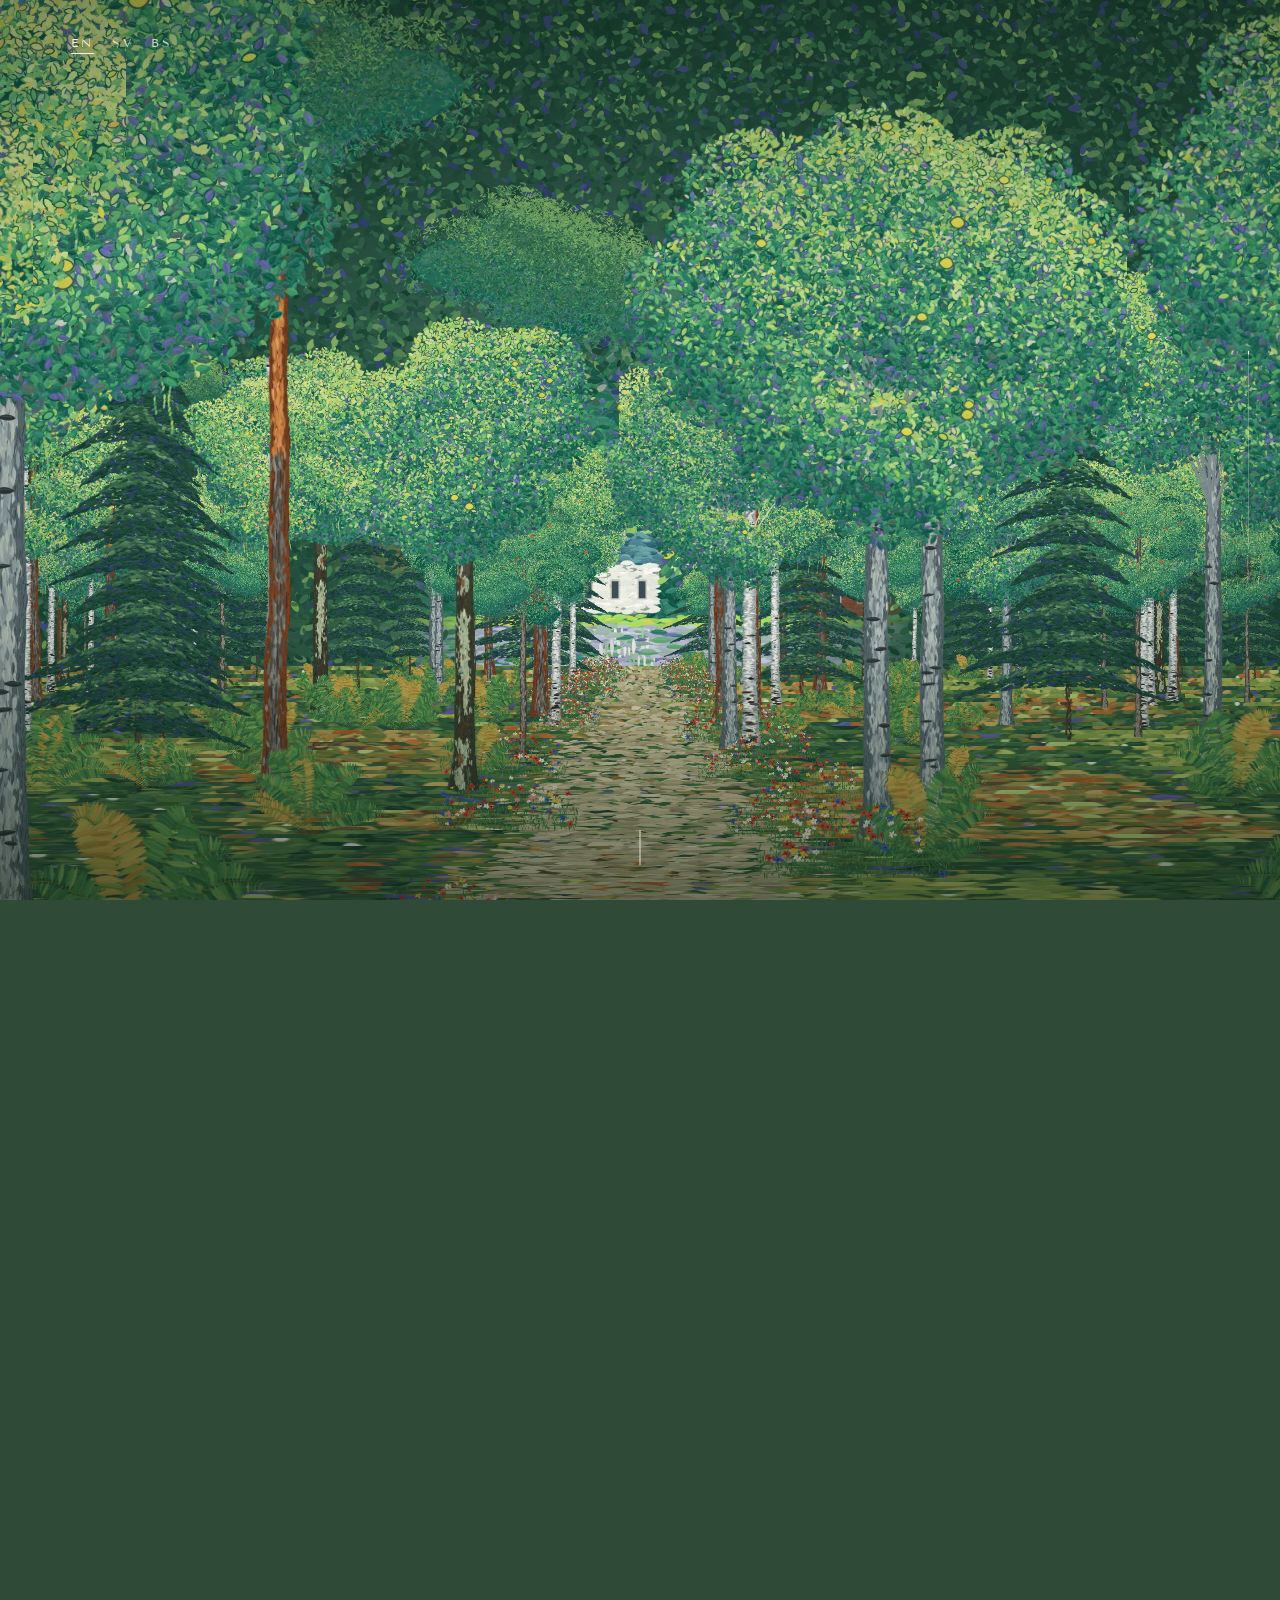
<file: index.html>
<!doctype html>
<html lang="en">
<head>
  <meta charset="utf-8">
  <meta name="viewport" content="width=device-width, initial-scale=1, viewport-fit=cover">
  <title>Save the date · Alma &amp; Sanjin</title>
  <meta name="description" content="Alma &amp; Sanjin are getting married — Friday 27 August 2027, Järvsö, Hälsingland.">
  <meta name="theme-color" content="#f6f7f3">
  <meta property="og:title" content="Save the date · Alma &amp; Sanjin">
  <meta property="og:description" content="Friday 27 August 2027 · Järvsö, Hälsingland">
  <meta property="og:image" content="assets/img/og-klimt.jpg">
  <meta property="og:type" content="website">
  <link rel="icon" href="favicon.svg" type="image/svg+xml">
  <link rel="preload" href="assets/fonts/tenor-sans-latin-400-normal.woff2" as="font" type="font/woff2" crossorigin>
  <link rel="stylesheet" href="assets/css/klimt.css?v=202610311550">
  <script>document.documentElement.classList.add("js")</script>
</head>
<body data-page="std">
  <a class="skip" href="#main" data-i18n="skip">Skip to content</a>
  <main id="main">
    <section class="journey" data-journey aria-labelledby="names">
      <div class="journey-stage">
        <div class="journey-veil" aria-hidden="true"></div>
        <canvas class="journey-canvas" role="img" aria-label="A walk through a birch forest painted in small dabs of colour, after Klimt, opening onto Järvsö dal." data-i18n-attr="aria-label: k.journey"></canvas>
        <div class="journey-shade" aria-hidden="true"></div>
        <header class="top">
          <div class="lang" role="group" aria-label="Language" data-i18n-attr="aria-label: lang.label">
            <button type="button" data-lang="en" aria-pressed="true" lang="en">EN</button>
            <button type="button" data-lang="sv" aria-pressed="false" lang="sv">SV</button>
            <button type="button" data-lang="bs" aria-pressed="false" lang="bs">BS</button>
          </div>
        </header>
        <div class="journey-final label">
            <h1 id="names" class="names"><span>Alma</span> <span><span class="amp">&amp;</span> Sanjin</span></h1>
            <p class="subtitle" data-i18n="std.lede">are getting married</p>
            <p class="year" data-i18n-attr="aria-label: date.long" aria-label="Friday 27 August 2027">27 · 08 · 2027</p>
            <p class="std-save" data-i18n="std.save">Please save the date — the invitation will follow.</p>
            <p class="place" data-i18n="std.weekday">Friday · Järvsö, Hälsingland</p>
            <p class="links">
              <a href="assets/sanjin-alma-2027-08-27.ics" download data-i18n="cta.calendar">Add to calendar</a>
              <a href="wedding.html" data-keep-lang data-i18n="cta.wedding">The wedding page</a>
            </p>
        </div>
        <div class="journey-rail" aria-hidden="true"><span></span></div>
        <p class="journey-cue" aria-hidden="true"></p>
      </div>
    </section>
  </main>
  <script src="assets/js/i18n.js?v=202610311550"></script>
  <script>window.WEDDING.rsvpEndpoint = "/api/rsvp";</script>
  <script src="assets/js/site.js?v=202610311550"></script>
  <script src="assets/js/klimt.js?v=202610311550"></script>
  <script src="assets/klimt/assets.js?v=202610311550"></script>
  <script src="assets/js/journey.js?v=202610311550"></script>
</body>
</html>
</file>
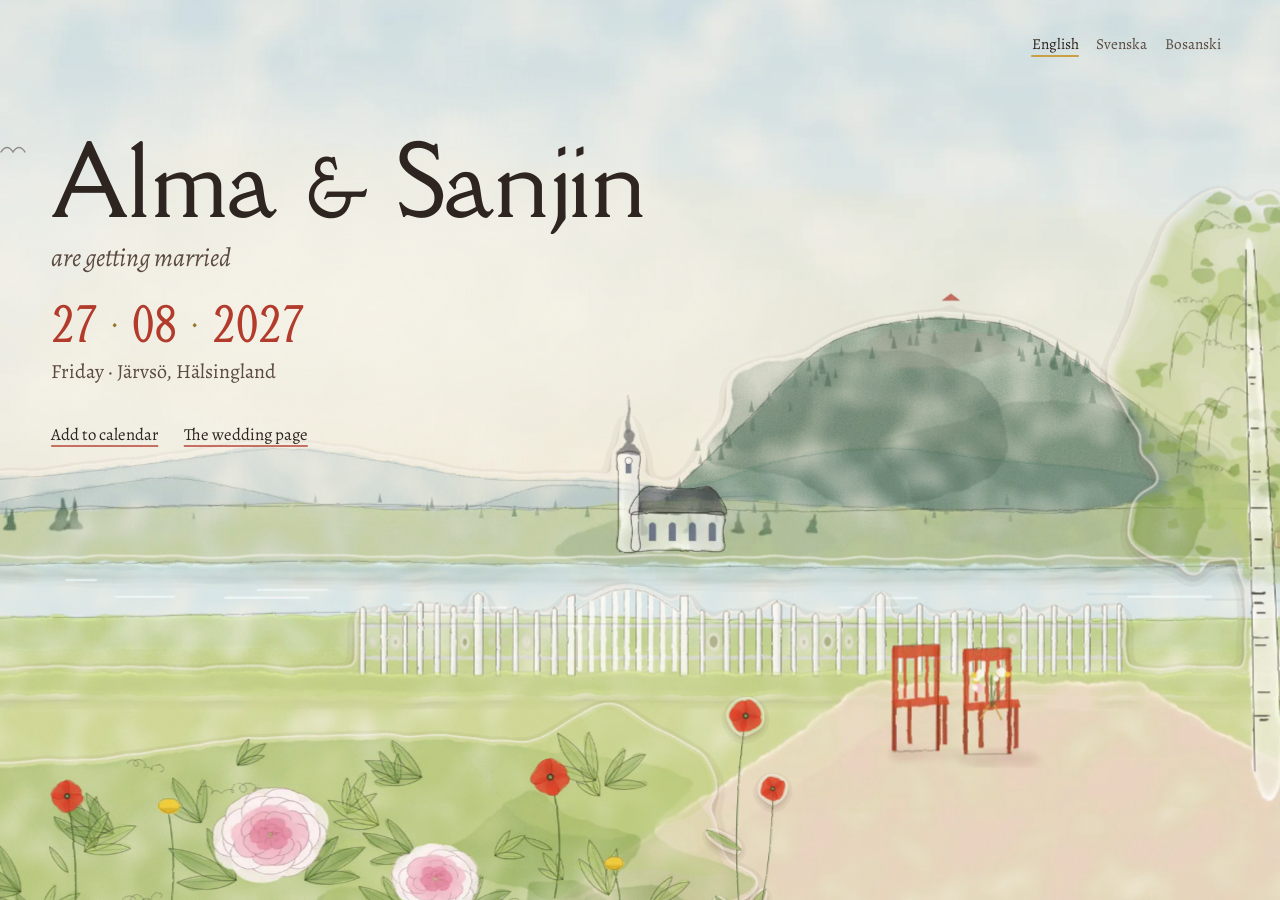
<file: larsson/index.html>
<!doctype html>
<html lang="en">
<head>
  <meta charset="utf-8">
  <meta name="viewport" content="width=device-width, initial-scale=1, viewport-fit=cover">
  <title>Save the date · Alma &amp; Sanjin</title>
  <meta name="description" content="Alma &amp; Sanjin are getting married — Friday 27 August 2027, Järvsö, Hälsingland.">
  <meta name="theme-color" content="#dfe7e6">
  <meta property="og:title" content="Save the date · Alma &amp; Sanjin">
  <meta property="og:description" content="Friday 27 August 2027 · Järvsö, Hälsingland">
  <meta property="og:image" content="../assets/img/og.jpg">
  <meta property="og:type" content="website">
  <link rel="icon" href="../favicon.svg" type="image/svg+xml">
  <link rel="preload" href="../assets/fonts/della-respira-latin-400-normal.woff2" as="font" type="font/woff2" crossorigin>
  <link rel="stylesheet" href="../assets/css/site.css?v=202610311421">
  <script>document.documentElement.classList.add("js")</script>
</head>
<body data-page="std">
  <a class="skip" href="#main" data-i18n="skip">Skip to content</a>

  <main id="main" class="stage" data-stage>
    <div class="scene" role="img" aria-label="A watercolour of a garden in Järvsö in late summer." data-i18n-attr="aria-label: scene.alt"></div>
    <div class="birds" aria-hidden="true">
      <svg class="bird" style="top:16%;--dur:80s;--delay:-12s" viewBox="0 0 26 12"><path d="M1 8C5 2 9 2 13 8C17 2 21 2 25 8" fill="none" stroke="currentColor" stroke-width="1.4" stroke-linecap="round"/></svg>
                </div>
    <header class="stage-top">
      <div class="lang" role="group" aria-label="Language" data-i18n-attr="aria-label: lang.label">
        <button type="button" data-lang="en" aria-pressed="true" lang="en">English</button>
        <button type="button" data-lang="sv" aria-pressed="false" lang="sv">Svenska</button>
        <button type="button" data-lang="bs" aria-pressed="false" lang="bs">Bosanski</button>
      </div>
    </header>

    <div class="stage-copy">
      <h1 class="names settle">Alma <span class="amp">&amp;</span> Sanjin</h1>
      <p class="lede settle" data-i18n="std.lede">are getting married</p>
      <p class="date-letter settle" data-i18n-attr="aria-label: date.long" aria-label="Friday 27 August 2027">
        <span>27</span><span class="dot" aria-hidden="true">·</span><span>08</span><span class="dot" aria-hidden="true">·</span><span>2027</span>
      </p>
      <p class="date-words settle" data-i18n="std.weekday">Friday · Järvsö, Hälsingland</p>
      <p class="quiet-links settle">
        <a href="../assets/sanjin-alma-2027-08-27.ics" download data-i18n="cta.calendar">Add to calendar</a>
        <a href="wedding.html" data-keep-lang data-i18n="cta.wedding">The wedding page</a>
      </p>
    </div>
  </main>

  <script src="../assets/js/i18n.js?v=202610311421"></script>
  <script src="../assets/js/scene-data.js?v=202610311421"></script>
  <script src="../assets/js/site.js?v=202610311421"></script>
  <script src="../assets/js/scene.js?v=202610311421"></script>
</body>
</html>
</file>
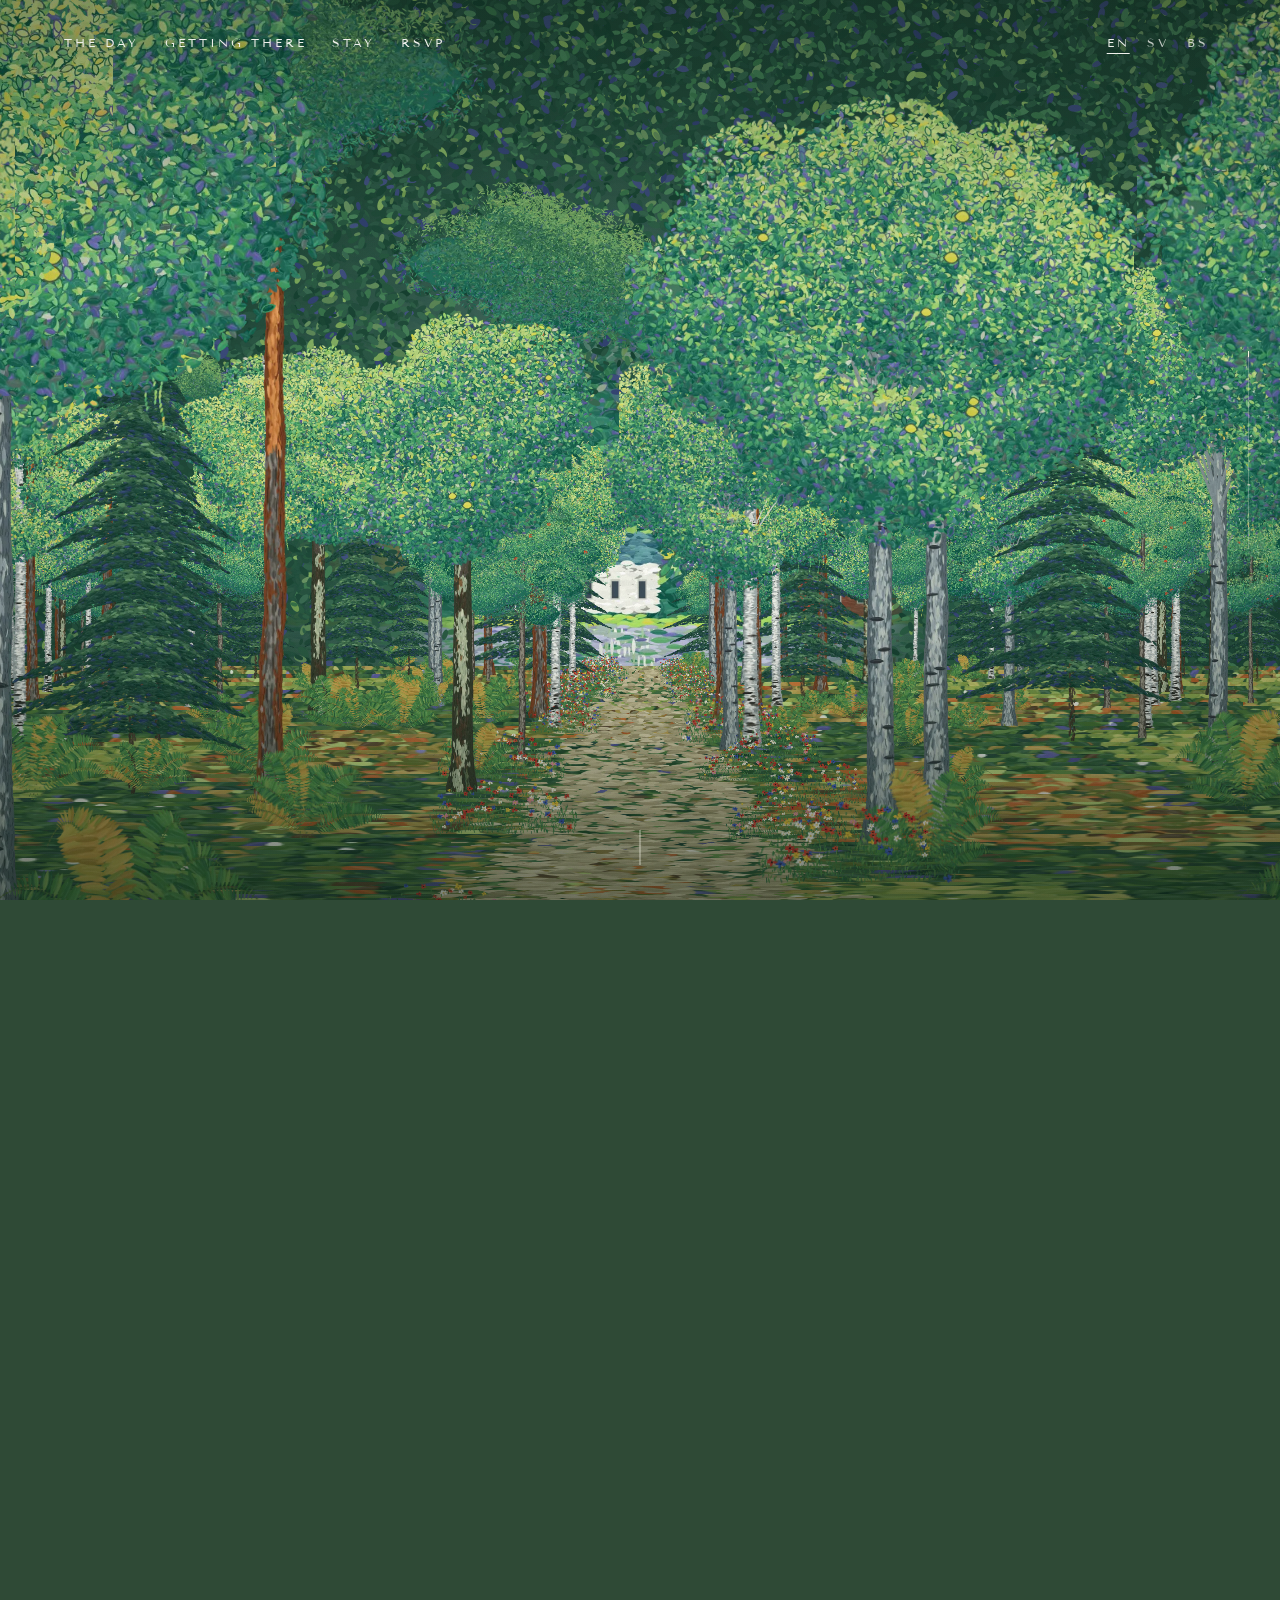
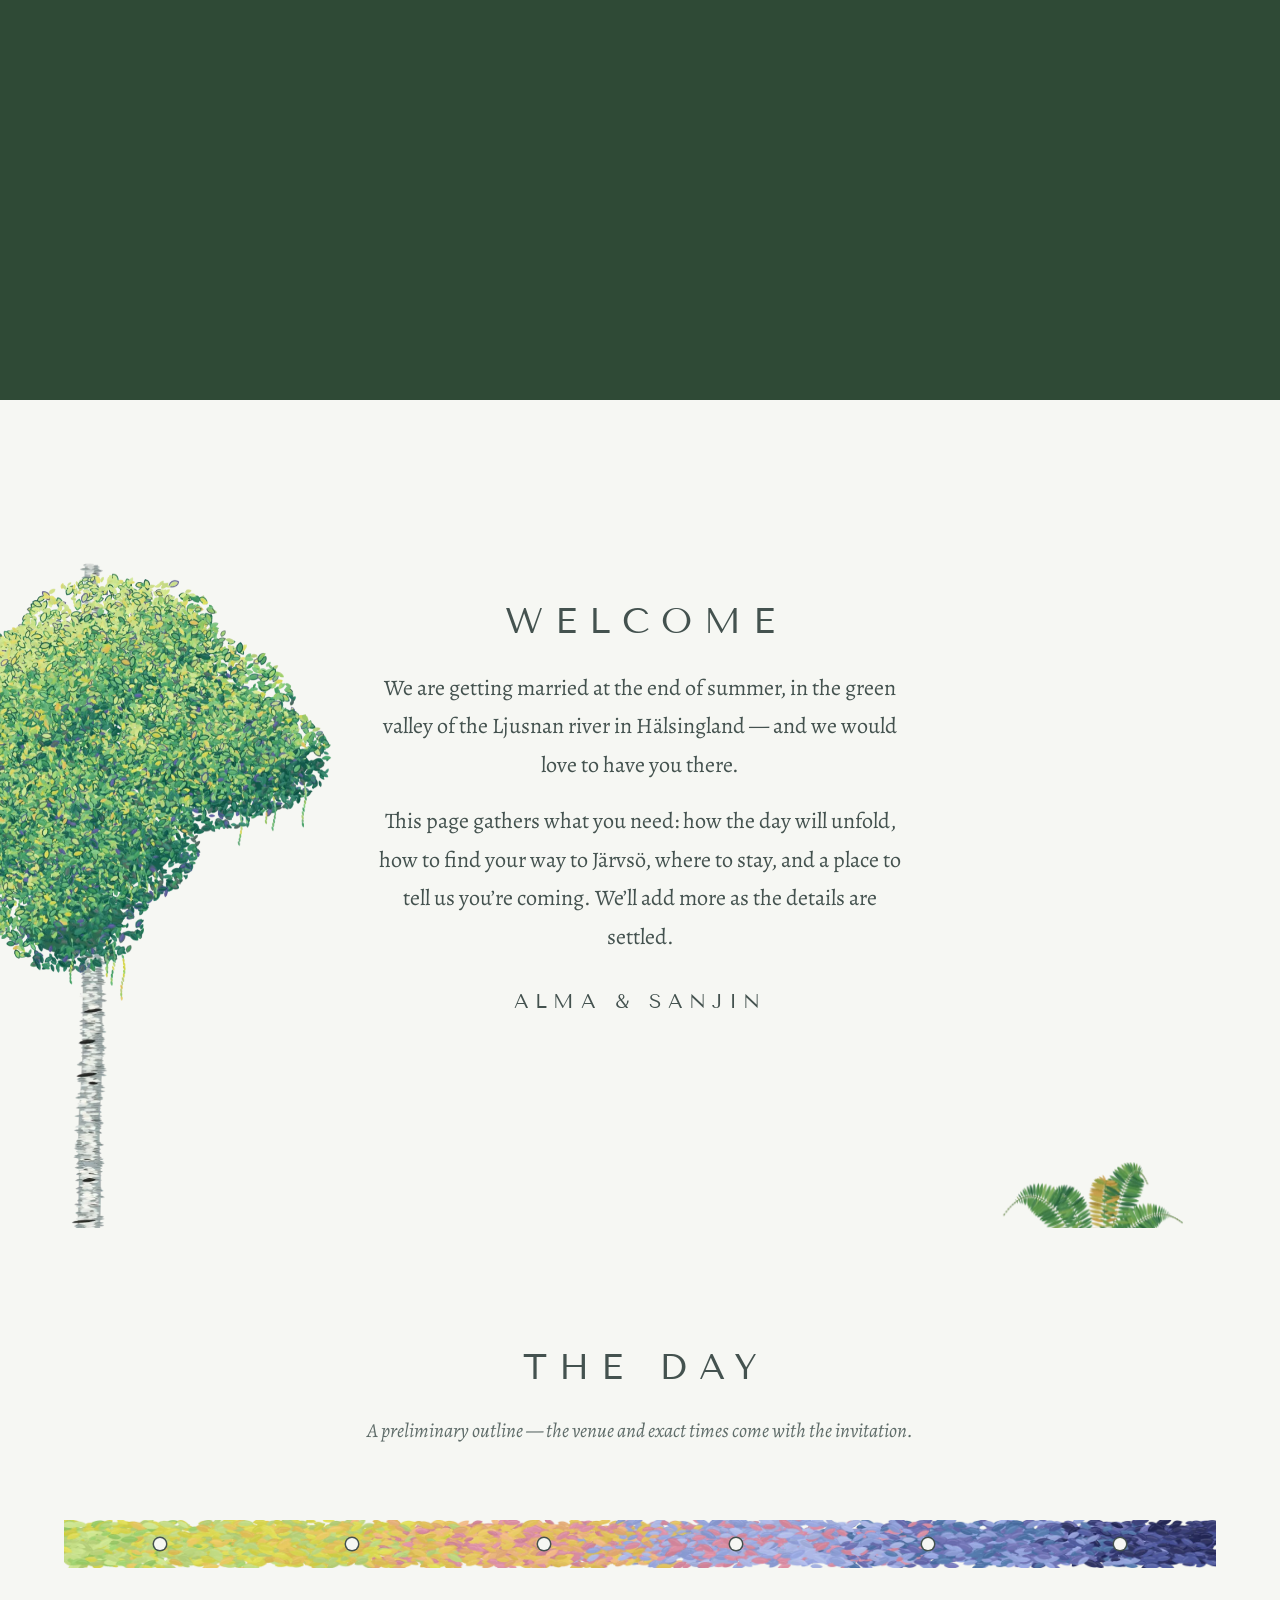
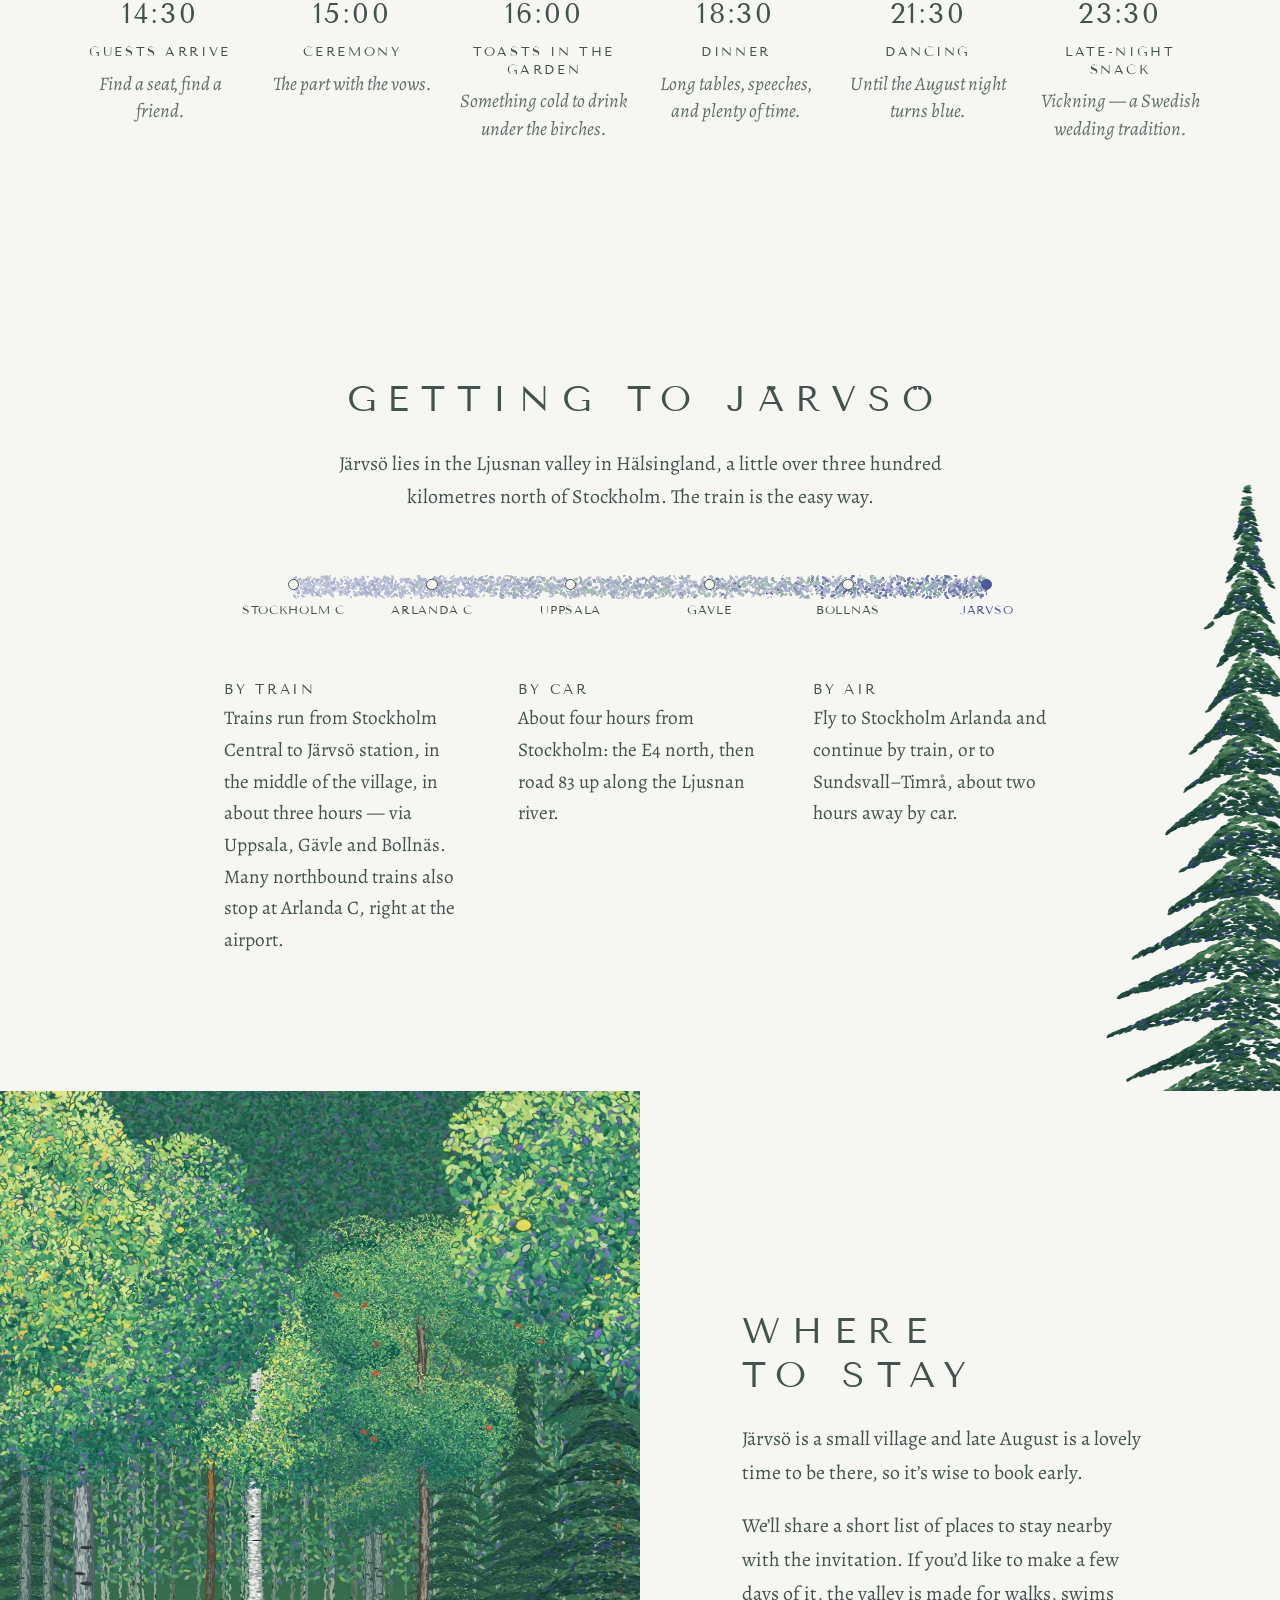
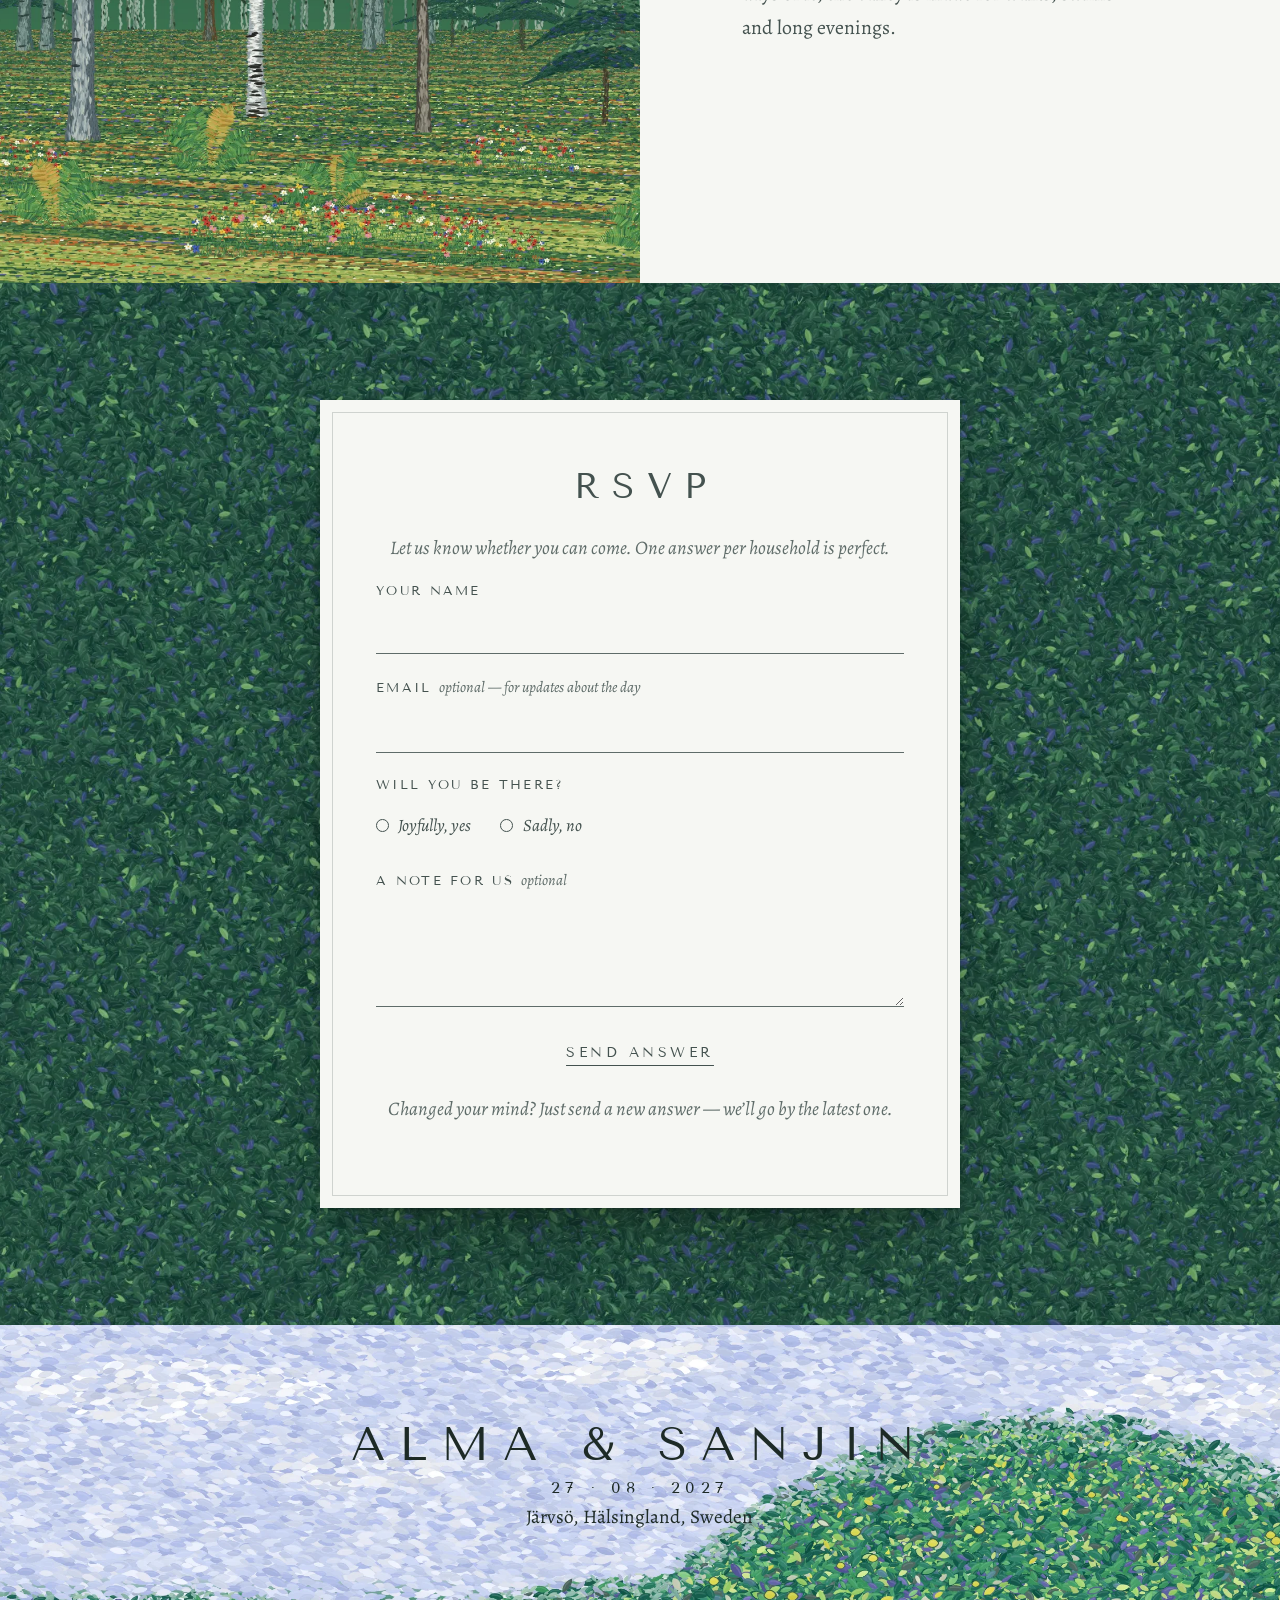
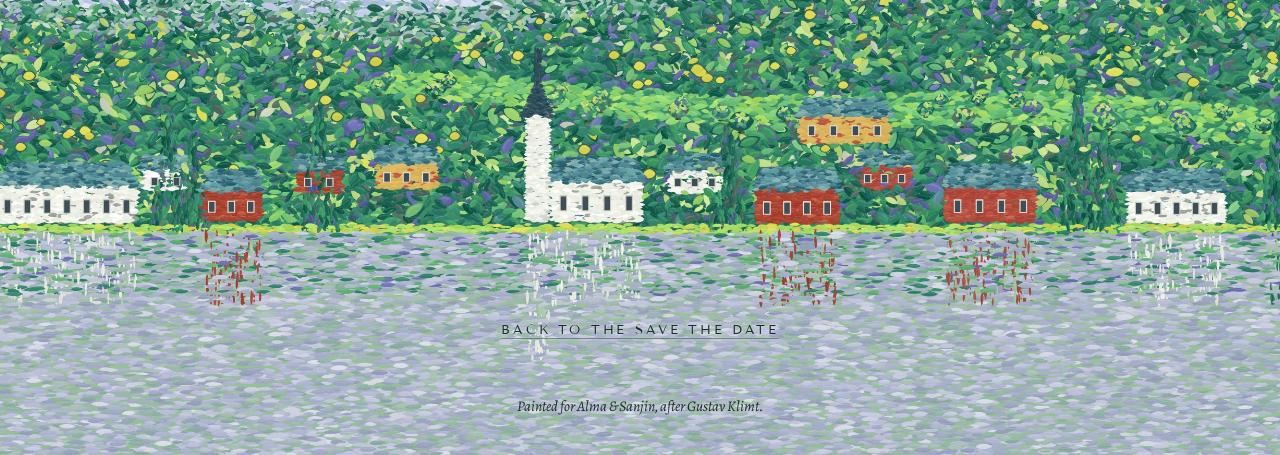
<file: wedding.html>
<!doctype html>
<html lang="en">
<head>
  <meta charset="utf-8">
  <meta name="viewport" content="width=device-width, initial-scale=1, viewport-fit=cover">
  <title>Alma &amp; Sanjin · 27 August 2027 · Järvsö</title>
  <meta name="description" content="The wedding of Alma &amp; Sanjin — Friday 27 August 2027 in Järvsö, Hälsingland.">
  <meta name="theme-color" content="#f6f7f3">
  <meta property="og:title" content="Alma &amp; Sanjin · 27 August 2027 · Järvsö">
  <meta property="og:description" content="Friday 27 August 2027 · Järvsö, Hälsingland">
  <meta property="og:image" content="assets/img/og-klimt.jpg">
  <meta property="og:type" content="website">
  <link rel="icon" href="favicon.svg" type="image/svg+xml">
  <link rel="preload" href="assets/fonts/tenor-sans-latin-400-normal.woff2" as="font" type="font/woff2" crossorigin>
  <link rel="stylesheet" href="assets/css/klimt.css?v=202610311550">
  <script>document.documentElement.classList.add("js")</script>
</head>
<body data-page="wed">
  <a class="skip" href="#main" data-i18n="skip">Skip to content</a>
  <main id="main">
    <section class="journey" data-journey aria-labelledby="names">
      <div class="journey-stage">
        <div class="journey-veil" aria-hidden="true"></div>
        <canvas class="journey-canvas" role="img" aria-label="A walk through a birch forest painted in small dabs of colour, after Klimt, opening onto Järvsö dal." data-i18n-attr="aria-label: k.journey"></canvas>
        <div class="journey-shade" aria-hidden="true"></div>
        <header class="top">
          <nav class="top-start" aria-label="Sections" data-i18n-attr="aria-label: nav.label">
            <a href="#day" data-i18n="nav.day">The day</a>
            <a href="#travel" data-i18n="nav.travel">Getting there</a>
            <a href="#stay" data-i18n="nav.stay">Stay</a>
            <a href="#rsvp" data-i18n="nav.rsvp">RSVP</a>
          </nav>
          <div class="lang" role="group" aria-label="Language" data-i18n-attr="aria-label: lang.label">
            <button type="button" data-lang="en" aria-pressed="true" lang="en">EN</button>
            <button type="button" data-lang="sv" aria-pressed="false" lang="sv">SV</button>
            <button type="button" data-lang="bs" aria-pressed="false" lang="bs">BS</button>
          </div>
        </header>
        <div class="journey-final label">
            <h1 id="names" class="names"><span>Alma</span> <span><span class="amp">&amp;</span> Sanjin</span></h1>
            <p class="subtitle" data-i18n="k.year">Friday 27 August 2027</p>
            <p class="place">Järvsö · Hälsingland</p>
        </div>
        <div class="journey-rail" aria-hidden="true"><span></span></div>
        <p class="journey-cue" aria-hidden="true"></p>
      </div>
    </section>


    <section class="w-welcome" id="welcome" aria-labelledby="welcome-title">
      <img class="w-cut w-cut-birch" data-drift="0.1" src="assets/klimt/cut-birch.webp?v=202610311550" width="890" height="1546" alt="" loading="lazy" decoding="async">
      <div class="w-letter reveal">
        <h2 id="welcome-title" class="w-h" data-i18n="welcome.title">Welcome</h2>
        <p data-i18n="welcome.p1">We are getting married at the end of summer, in the green valley of the Ljusnan river in Hälsingland — and we would love to have you there.</p>
        <p data-i18n="welcome.p2">This page gathers what you need: how the day will unfold, how to find your way to Järvsö, where to stay, and a place to tell us you’re coming. We’ll add more as the details are settled.</p>
        <p class="w-sign">Alma &amp; Sanjin</p>
      </div>
      <img class="w-cut w-cut-fern" data-drift="0.05" src="assets/klimt/cut-fern.webp?v=202610311550" width="660" height="430" alt="" loading="lazy" decoding="async">
    </section>

    <section class="w-day" id="day" aria-labelledby="day-title">
      <div class="w-head reveal">
        <h2 id="day-title" class="w-h" data-i18n="day.title">The day</h2>
        <p class="note" data-i18n="day.note">A preliminary outline — the venue and exact times come with the invitation.</p>
      </div>
      <ol class="day-track reveal">
            <li><time>14:30</time><div><strong data-i18n="day.1.t">Guests arrive</strong><span data-i18n="day.1.d">Find a seat, find a friend.</span></div></li>
            <li><time>15:00</time><div><strong data-i18n="day.2.t">Ceremony</strong><span data-i18n="day.2.d">The part with the vows.</span></div></li>
            <li><time>16:00</time><div><strong data-i18n="day.3.t">Toasts in the garden</strong><span data-i18n="day.3.d">Something cold to drink under the birches.</span></div></li>
            <li><time>18:30</time><div><strong data-i18n="day.4.t">Dinner</strong><span data-i18n="day.4.d">Long tables, speeches, and plenty of time.</span></div></li>
            <li><time>21:30</time><div><strong data-i18n="day.5.t">Dancing</strong><span data-i18n="day.5.d">Until the August night turns blue.</span></div></li>
            <li><time>23:30</time><div><strong data-i18n="day.6.t">Late-night snack</strong><span data-i18n="day.6.d">Vickning — a Swedish wedding tradition.</span></div></li>
          </ol>
    </section>

    <section class="w-travel" id="travel" aria-labelledby="travel-title">
      <img class="w-cut w-cut-spruce" data-drift="0.16" src="assets/klimt/cut-spruce.webp?v=202610311550" width="624" height="1410" alt="" loading="lazy" decoding="async">
      <div class="w-head reveal">
        <h2 id="travel-title" class="w-h" data-i18n="travel.title">Getting to Järvsö</h2>
        <p data-i18n="travel.intro">Järvsö lies in the Ljusnan valley in Hälsingland, a little over three hundred kilometres north of Stockholm. The train is the easy way.</p>
      </div>
      <div class="w-travel-body reveal">
        <ol class="route route-river" aria-label="The railway north from Stockholm" data-i18n-attr="aria-label: travel.line">
          <li>Stockholm C</li><li>Arlanda C</li><li>Uppsala</li><li>Gävle</li><li>Bollnäs</li><li>Järvsö</li>
        </ol>
        <div class="ways">
          <div><h3 data-i18n="travel.train.t">By train</h3><p data-i18n="travel.train.d">Trains run from Stockholm Central to Järvsö station, in the middle of the village, in about three hours — via Uppsala, Gävle and Bollnäs. Many northbound trains also stop at Arlanda C, right at the airport.</p></div>
          <div><h3 data-i18n="travel.car.t">By car</h3><p data-i18n="travel.car.d">About four hours from Stockholm: the E4 north, then road 83 up along the Ljusnan river.</p></div>
          <div><h3 data-i18n="travel.air.t">By air</h3><p data-i18n="travel.air.d">Fly to Stockholm Arlanda and continue by train, or to Sundsvall–Timrå, about two hours away by car.</p></div>
        </div>
      </div>
    </section>

    <section class="w-stay" id="stay" aria-labelledby="stay-title">
      <img class="w-stay-img" src="assets/klimt/glade.webp?v=202610311550" width="1200" height="1200" loading="lazy" decoding="async" alt="A glade in a Hälsingland wood, after Klimt." data-i18n-attr="alt: k.orchard">
      <div class="w-stay-text reveal">
        <h2 id="stay-title" class="w-h" data-i18n="stay.title">Where to stay</h2>
        <p data-i18n="stay.p1">Järvsö is a small village and late August is a lovely time to be there, so it’s wise to book early.</p>
        <p data-i18n="stay.p2">We’ll share a short list of places to stay nearby with the invitation. If you’d like to make a few days of it, the valley is made for walks, swims and long evenings.</p>
      </div>
    </section>

    <section class="w-rsvp" id="rsvp" aria-labelledby="rsvp-title">
      <div class="w-card reveal">
        <h2 id="rsvp-title" class="w-h" data-i18n="rsvp.title">RSVP</h2>
        <p class="note" data-i18n="rsvp.intro">Let us know whether you can come. One answer per household is perfect.</p>
        <div id="rsvp-pane">
          <form id="rsvp-form" novalidate>
            <div class="field">
              <label for="f-name" data-i18n="f.name">Your name</label>
              <input id="f-name" name="name" type="text" autocomplete="name" maxlength="120" required aria-describedby="e-name">
              <p class="error" id="e-name" aria-live="polite"></p>
            </div>
            <div class="field">
              <label for="f-email"><span data-i18n="f.email">Email</span> <span class="hint" data-i18n="f.email.hint">optional — for updates about the day</span></label>
              <input id="f-email" name="email" type="email" autocomplete="email" inputmode="email" maxlength="200" aria-describedby="e-email">
              <p class="error" id="e-email" aria-live="polite"></p>
            </div>

            <fieldset aria-describedby="e-attending">
              <legend data-i18n="f.attending">Will you be there?</legend>
              <div class="choices">
                <label class="choice"><input type="radio" name="attending" value="yes"><span data-i18n="f.yes">Joyfully, yes</span></label>
                <label class="choice"><input type="radio" name="attending" value="no"><span data-i18n="f.no">Sadly, no</span></label>
              </div>
              <p class="error" id="e-attending" aria-live="polite"></p>
            </fieldset>

            <div class="if-attending" hidden>
              <div class="field-row">
                <div class="field">
                  <label for="f-party" data-i18n="f.party">How many of you, including you?</label>
                  <select id="f-party" name="party_size">
                    <option>1</option><option>2</option><option>3</option><option>4</option><option>5</option><option>6</option>
                  </select>
                </div>
                <div class="field">
                  <label for="f-guests" data-i18n="f.guests">Names of those coming with you</label>
                  <input id="f-guests" name="guest_names" type="text" maxlength="500">
                </div>
              </div>
              <div class="field">
                <label for="f-diet" data-i18n="f.diet">Allergies or dietary needs</label>
                <input id="f-diet" name="dietary" type="text" maxlength="500">
              </div>
            </div>

            <div class="field">
              <label for="f-message"><span data-i18n="f.message">A note for us</span> <span class="hint" data-i18n="f.optional">optional</span></label>
              <textarea id="f-message" name="message" maxlength="2000" rows="3"></textarea>
            </div>

            <div class="hp" aria-hidden="true">
              <label for="f-website">Website</label>
              <input id="f-website" name="website" type="text" tabindex="-1" autocomplete="off">
            </div>

            <div class="form-foot">
              <button class="send" type="submit"><span data-i18n="f.submit">Send answer</span></button>
            </div>
            <p class="form-status" role="status" aria-live="polite"></p>
          </form>
        </div>
        <p class="note" data-i18n="rsvp.change">Changed your mind? Just send a new answer — we’ll go by the latest one.</p>
      </div>
    </section>
  </main>

  <footer class="w-close">
    <div class="w-close-words reveal">
      <p class="names"><span>Alma</span> <span><span class="amp">&amp;</span> Sanjin</span></p>
      <p class="w-close-date" data-i18n-attr="aria-label: date.long" aria-label="Friday 27 August 2027">27 · 08 · 2027</p>
      <p data-i18n="place">Järvsö, Hälsingland, Sweden</p>
    </div>
    <div class="w-close-foot">
      <p class="w-close-back"><a href="index.html" data-keep-lang data-i18n="close.back">Back to the Save the Date</a></p>
      <p class="credits" data-i18n="k.credits">Painted for Alma &amp; Sanjin, after Gustav Klimt.</p>
    </div>
  </footer>

  <script src="assets/js/i18n.js?v=202610311550"></script>
  <script>window.WEDDING.rsvpEndpoint = "/api/rsvp";</script>
  <script src="assets/js/site.js?v=202610311550"></script>
  <script src="assets/js/klimt.js?v=202610311550"></script>
  <script src="assets/klimt/assets.js?v=202610311550"></script>
  <script src="assets/js/journey.js?v=202610311550"></script>
  <script src="assets/js/rsvp.js?v=202610311550"></script>
</body>
</html>
</file>
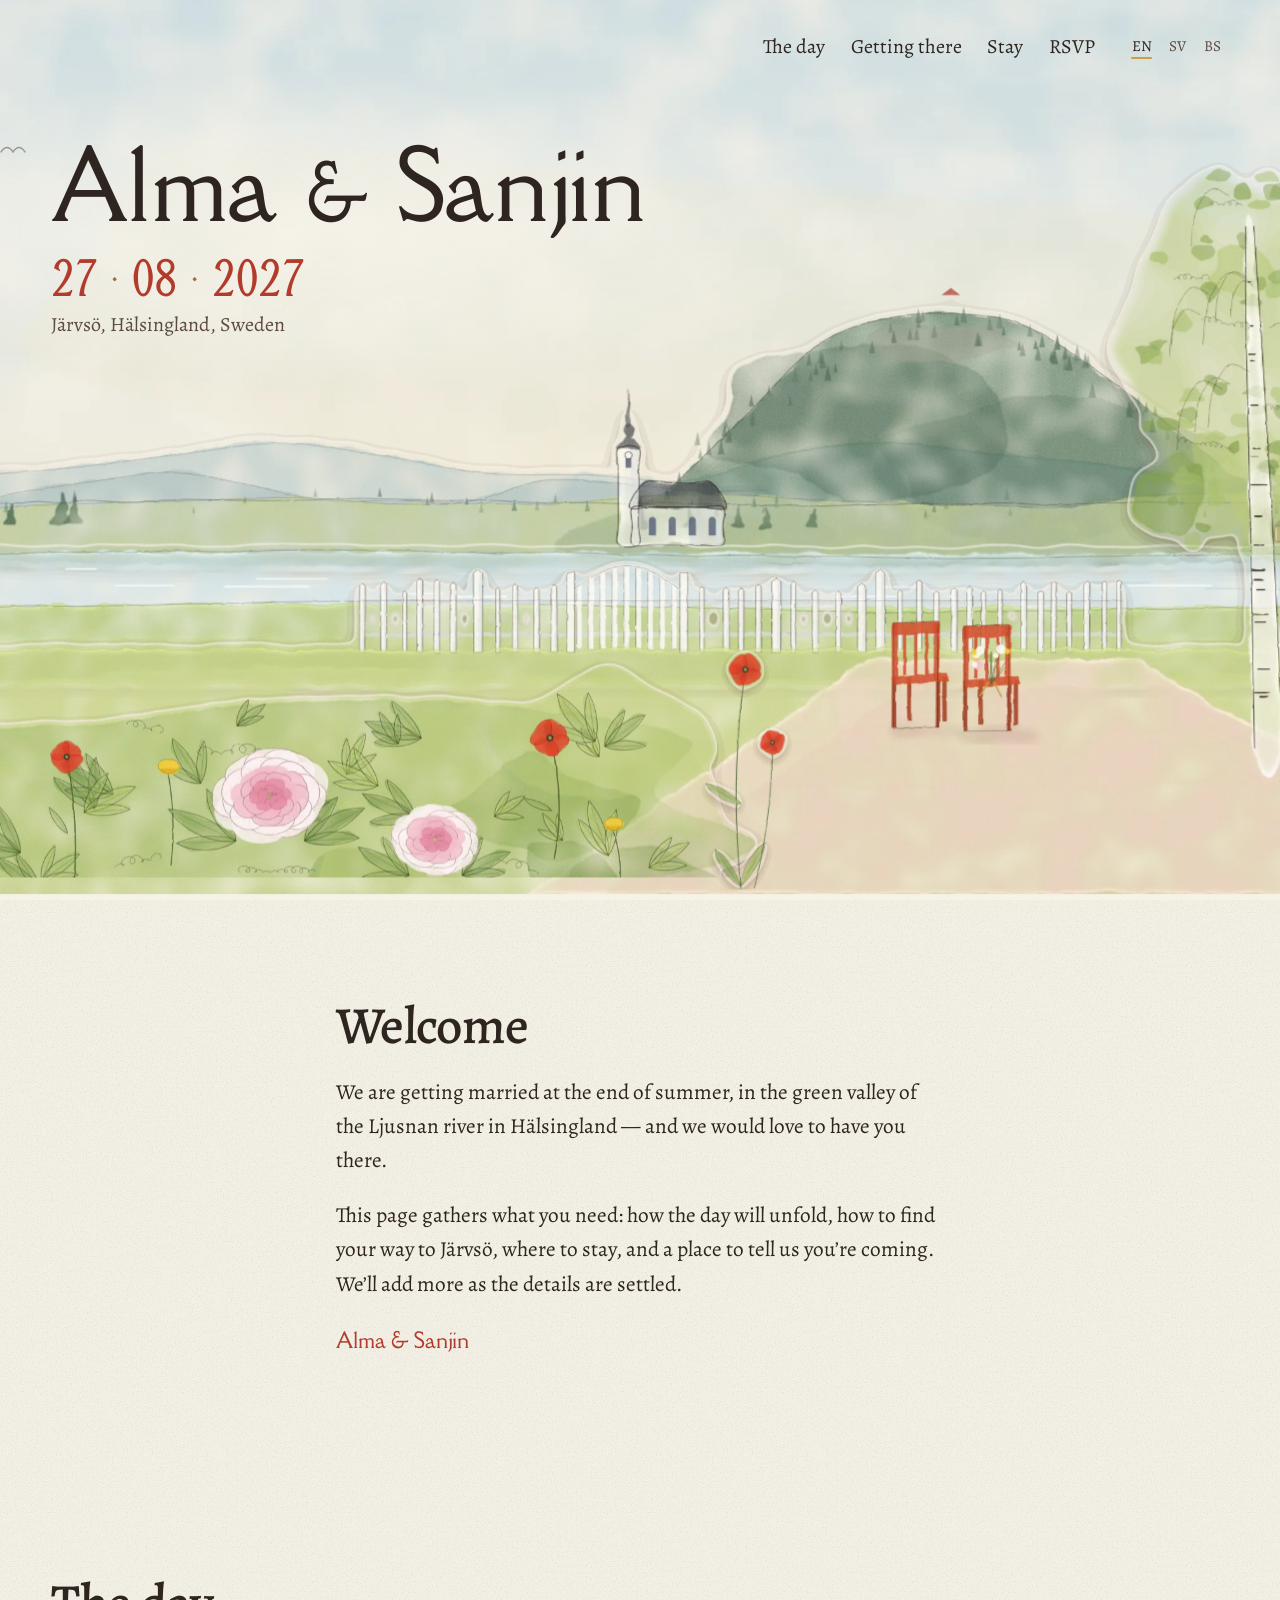
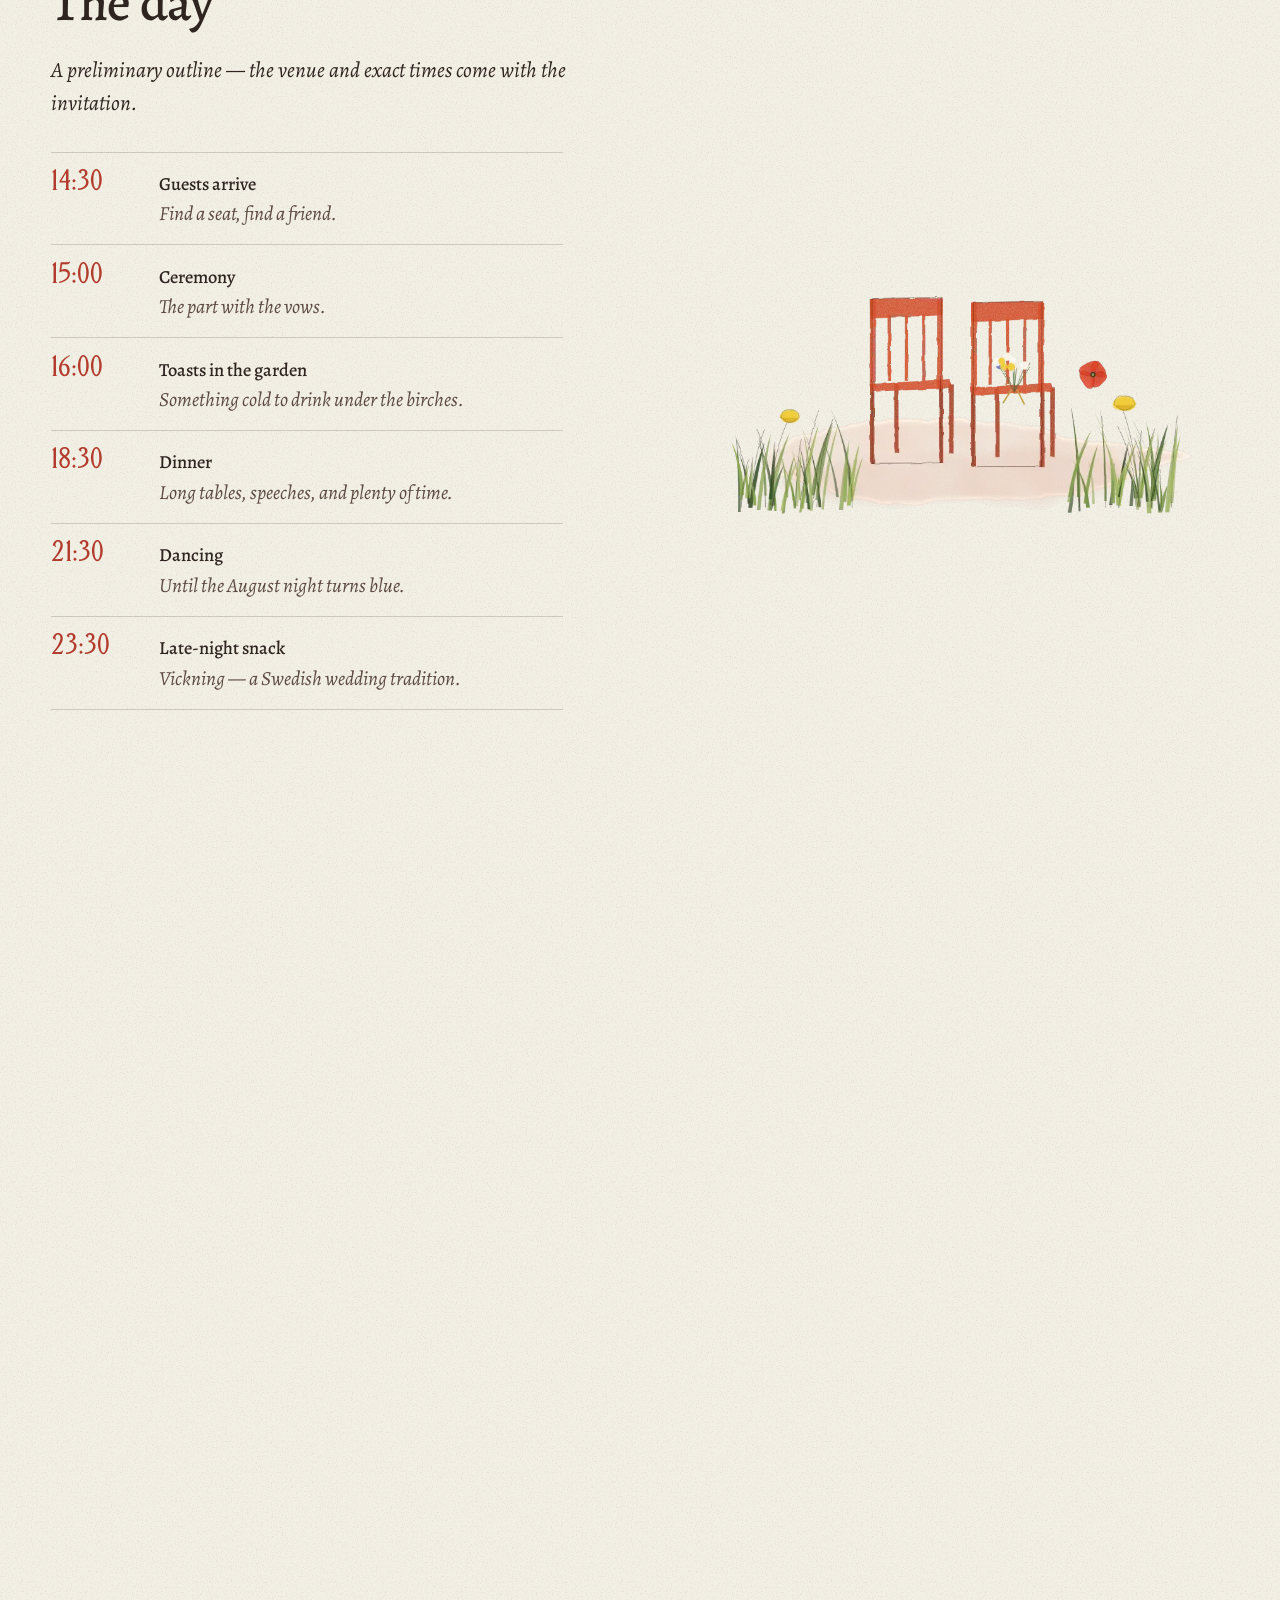
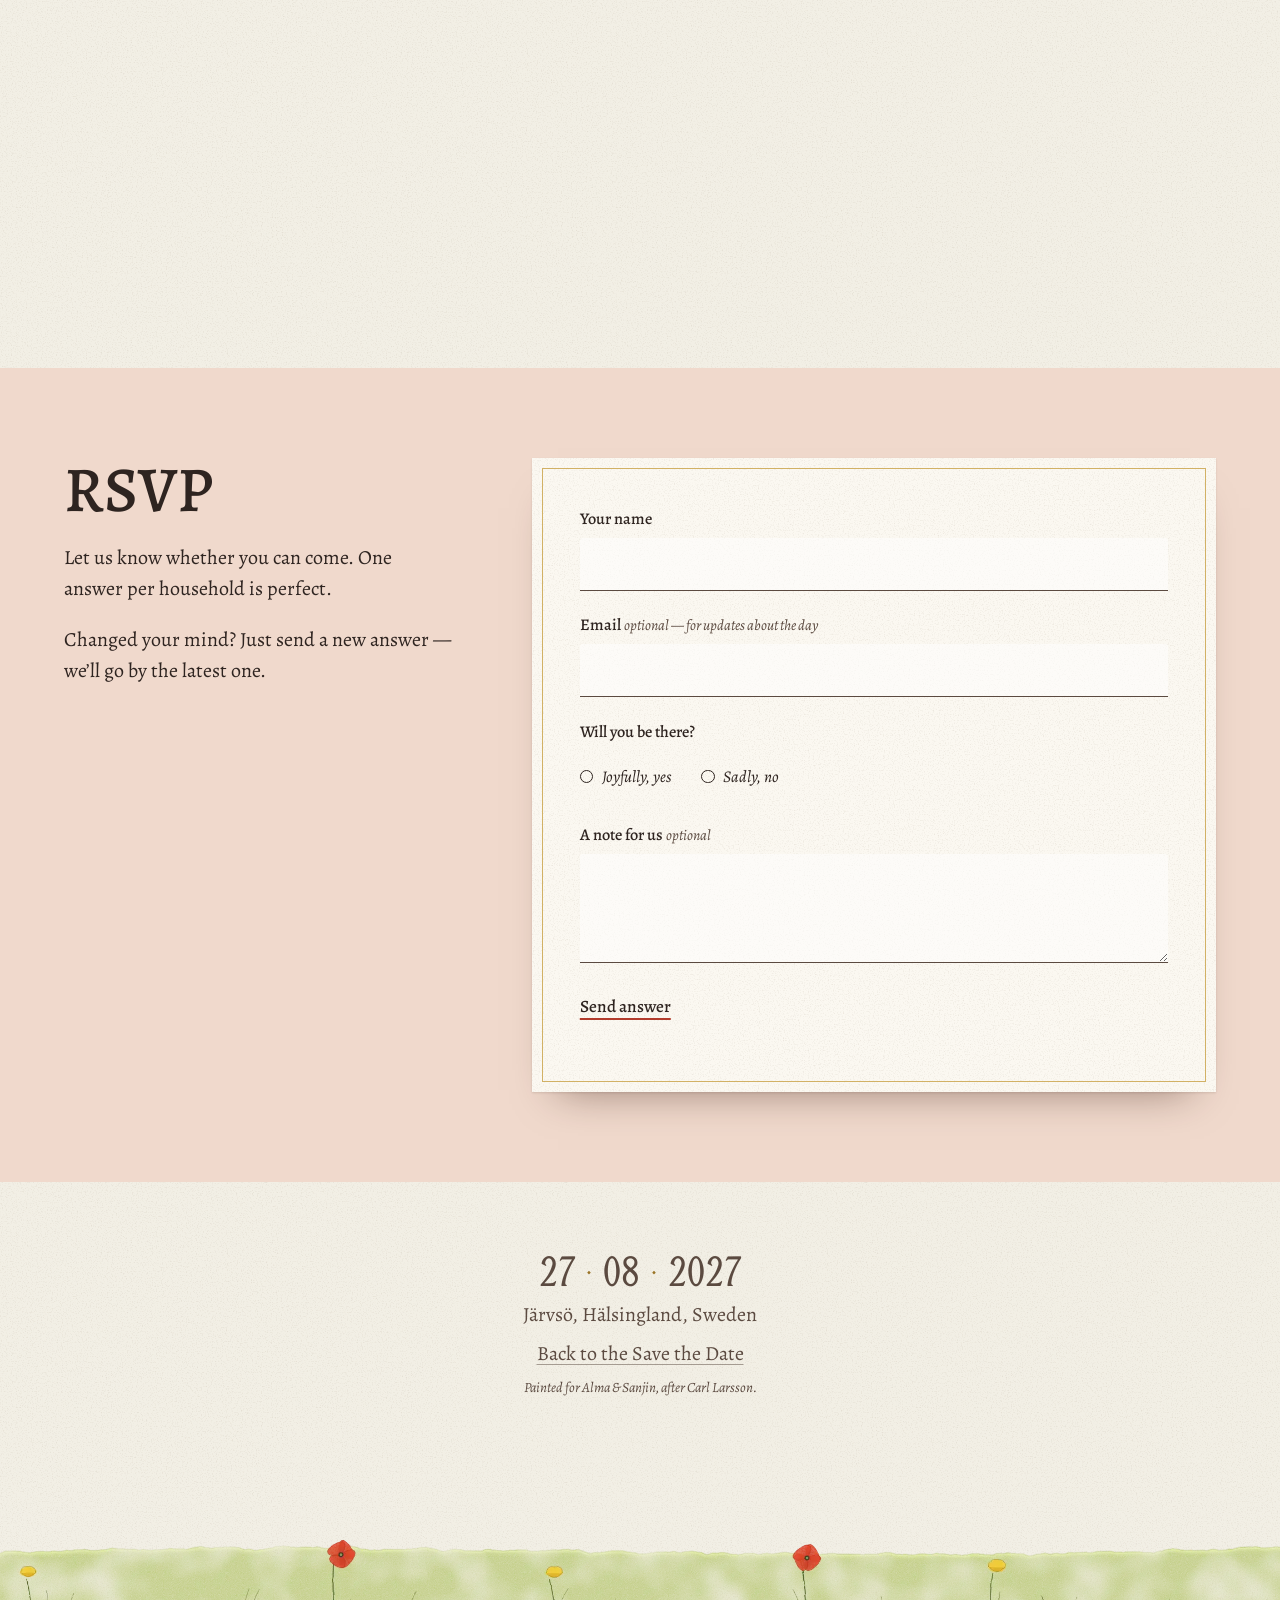
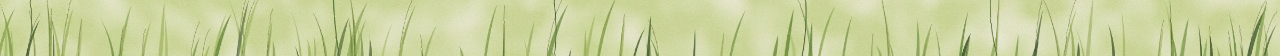
<file: larsson/wedding.html>
<!doctype html>
<html lang="en">
<head>
  <meta charset="utf-8">
  <meta name="viewport" content="width=device-width, initial-scale=1, viewport-fit=cover">
  <title>Alma &amp; Sanjin · 27 August 2027 · Järvsö</title>
  <meta name="description" content="The wedding of Alma &amp; Sanjin — Friday 27 August 2027 in Järvsö, Hälsingland. The day, getting there, where to stay, and RSVP.">
  <meta name="theme-color" content="#dfe7e6">
  <meta property="og:title" content="Alma &amp; Sanjin · 27 August 2027 · Järvsö">
  <meta property="og:description" content="The day, getting there, where to stay — and RSVP.">
  <meta property="og:image" content="../assets/img/og.jpg">
  <meta property="og:type" content="website">
  <link rel="icon" href="../favicon.svg" type="image/svg+xml">
  <link rel="preload" href="../assets/fonts/della-respira-latin-400-normal.woff2" as="font" type="font/woff2" crossorigin>
    <link rel="stylesheet" href="../assets/css/site.css?v=202610311421">
  <script>document.documentElement.classList.add("js")</script>
</head>
<body data-page="wed">
  <a class="skip" href="#main" data-i18n="skip">Skip to content</a>

  <header class="stage" data-stage>
    <div class="scene" role="img" aria-label="A watercolour of a garden in Järvsö in late summer." data-i18n-attr="aria-label: scene.alt"></div>
    <div class="birds" aria-hidden="true">
      <svg class="bird" style="top:16%;--dur:80s;--delay:-12s" viewBox="0 0 26 12"><path d="M1 8C5 2 9 2 13 8C17 2 21 2 25 8" fill="none" stroke="currentColor" stroke-width="1.4" stroke-linecap="round"/></svg>
                </div>

    <div class="stage-top">
      <div class="top-end">
        <nav class="site-nav" aria-label="Sections" data-i18n-attr="aria-label: nav.label">
          <a href="#day" data-i18n="nav.day">The day</a>
          <a href="#travel" data-i18n="nav.travel">Getting there</a>
          <a href="#stay" data-i18n="nav.stay">Stay</a>
          <a href="#rsvp" data-i18n="nav.rsvp">RSVP</a>
        </nav>
        <div class="lang" role="group" aria-label="Language" data-i18n-attr="aria-label: lang.label">
          <button type="button" data-lang="en" aria-pressed="true" lang="en">EN</button>
          <button type="button" data-lang="sv" aria-pressed="false" lang="sv">SV</button>
          <button type="button" data-lang="bs" aria-pressed="false" lang="bs">BS</button>
        </div>
      </div>
    </div>
    <div class="stage-copy">
      <h1 class="names settle">Alma <span class="amp">&amp;</span> Sanjin</h1>
      <p class="date-letter settle" data-i18n-attr="aria-label: date.long" aria-label="Friday 27 August 2027"><span>27</span><span class="dot" aria-hidden="true">·</span><span>08</span><span class="dot" aria-hidden="true">·</span><span>2027</span></p>
      <p class="date-words settle" data-i18n="place">Järvsö, Hälsingland, Sweden</p>
    </div>
  </header>

  <main id="main">
    <section class="room" id="welcome" aria-labelledby="welcome-title">
      <div class="letter narrow reveal">
          <h2 id="welcome-title" data-i18n="welcome.title">Welcome</h2>
          <p data-i18n="welcome.p1">We are getting married at the end of summer, in the green valley of the Ljusnan river in Hälsingland — and we would love to have you there.</p>
          <p data-i18n="welcome.p2">This page gathers what you need: how the day will unfold, how to find your way to Järvsö, where to stay, and a place to tell us you’re coming. We’ll add more as the details are settled.</p>
          <p class="signature">Alma &amp; Sanjin</p>
      </div>
    </section>

    <section class="room" id="day" aria-labelledby="day-title">
      <div class="split flip reveal">
        <figure class="vignette" style="max-width:30rem">
          <img src="../assets/paint/vignette-chairs.webp" width="760" height="560" loading="lazy" alt="Two red chairs side by side, a bouquet left on one of them." data-i18n-attr="alt: vig.chairs">
        </figure>
        <div>
          <h2 id="day-title" data-i18n="day.title">The day</h2>
          <p class="note" data-i18n="day.note">A preliminary outline — the venue and exact times come with the invitation.</p>
          <ol class="schedule">
            <li><time>14:30</time><div><strong data-i18n="day.1.t">Guests arrive</strong><span data-i18n="day.1.d">Find a seat, find a friend.</span></div></li>
            <li><time>15:00</time><div><strong data-i18n="day.2.t">Ceremony</strong><span data-i18n="day.2.d">The part with the vows.</span></div></li>
            <li><time>16:00</time><div><strong data-i18n="day.3.t">Toasts in the garden</strong><span data-i18n="day.3.d">Something cold to drink under the birches.</span></div></li>
            <li><time>18:30</time><div><strong data-i18n="day.4.t">Dinner</strong><span data-i18n="day.4.d">Long tables, speeches, and plenty of time.</span></div></li>
            <li><time>21:30</time><div><strong data-i18n="day.5.t">Dancing</strong><span data-i18n="day.5.d">Until the August night turns blue.</span></div></li>
            <li><time>23:30</time><div><strong data-i18n="day.6.t">Late-night snack</strong><span data-i18n="day.6.d">Vickning — a Swedish wedding tradition.</span></div></li>
          </ol>
        </div>
      </div>
    </section>

    <section class="room" id="travel" aria-labelledby="travel-title">
      <div class="travel reveal">
        <div class="travel-intro">
          <h2 id="travel-title" data-i18n="travel.title">Getting to Järvsö</h2>
          <p data-i18n="travel.intro">Järvsö lies in the Ljusnan valley in Hälsingland, a little over three hundred kilometres north of Stockholm. The train is the easy way.</p>
        </div>
        <figure class="line-north">
          <figcaption class="visually-hidden" data-i18n="travel.line">The railway north from Stockholm</figcaption>
          <ol>
            <li>Stockholm C</li>
            <li>Arlanda C</li>
            <li>Uppsala</li>
            <li>Gävle</li>
            <li>Bollnäs</li>
            <li class="is-end">Järvsö<span class="dur" data-i18n="travel.dur">about 3 hours</span></li>
          </ol>
        </figure>

        <div class="ways">
          <div class="way">
            <h3 data-i18n="travel.train.t">By train</h3>
            <p data-i18n="travel.train.d">Trains run from Stockholm Central to Järvsö station, in the middle of the village, in about three hours — via Uppsala, Gävle and Bollnäs. Many northbound trains also stop at Arlanda C, right at the airport.</p>
          </div>
          <div class="way">
            <h3 data-i18n="travel.car.t">By car</h3>
            <p data-i18n="travel.car.d">About four hours from Stockholm: the E4 north, then road 83 up along the Ljusnan river.</p>
          </div>
          <div class="way">
            <h3 data-i18n="travel.air.t">By air</h3>
            <p data-i18n="travel.air.d">Fly to Stockholm Arlanda and continue by train, or to Sundsvall–Timrå, about two hours away by car.</p>
          </div>
        </div>
      </div>
    </section>

    <section class="room" id="stay" aria-labelledby="stay-title">
      <div class="narrow reveal">
        <div>
          <h2 id="stay-title" data-i18n="stay.title">Where to stay</h2>
          <p data-i18n="stay.p1">Järvsö is a small village and late August is a lovely time to be there, so it’s wise to book early.</p>
          <p data-i18n="stay.p2">We’ll share a short list of places to stay nearby with the invitation. If you’d like to make a few days of it, the valley is made for walks, swims and long evenings.</p>
        </div>
      </div>
    </section>

    <section class="rsvp" id="rsvp" aria-labelledby="rsvp-title">
      <div class="rsvp-inner reveal">
        <div class="rsvp-intro">
          <h2 id="rsvp-title" data-i18n="rsvp.title">RSVP</h2>
          <p data-i18n="rsvp.intro">Let us know whether you can come. One answer per household is perfect.</p>
          <p data-i18n="rsvp.change">Changed your mind? Just send a new answer — we’ll go by the latest one.</p>
        </div>
        <div class="card" id="rsvp-pane">
          <form id="rsvp-form" novalidate>
            <div class="field">
              <label for="f-name" data-i18n="f.name">Your name</label>
              <input id="f-name" name="name" type="text" autocomplete="name" maxlength="120" required aria-describedby="e-name">
              <p class="error" id="e-name" aria-live="polite"></p>
            </div>
            <div class="field">
              <label for="f-email"><span data-i18n="f.email">Email</span> <span class="hint" data-i18n="f.email.hint">optional — for updates about the day</span></label>
              <input id="f-email" name="email" type="email" autocomplete="email" inputmode="email" maxlength="200" aria-describedby="e-email">
              <p class="error" id="e-email" aria-live="polite"></p>
            </div>

            <fieldset aria-describedby="e-attending">
              <legend data-i18n="f.attending">Will you be there?</legend>
              <div class="choices">
                <label class="choice"><input type="radio" name="attending" value="yes"><span data-i18n="f.yes">Joyfully, yes</span></label>
                <label class="choice"><input type="radio" name="attending" value="no"><span data-i18n="f.no">Sadly, no</span></label>
              </div>
              <p class="error" id="e-attending" aria-live="polite"></p>
            </fieldset>

            <div class="if-attending" hidden>
              <div class="field-row">
                <div class="field">
                  <label for="f-party" data-i18n="f.party">How many of you, including you?</label>
                  <select id="f-party" name="party_size">
                    <option>1</option><option>2</option><option>3</option><option>4</option><option>5</option><option>6</option>
                  </select>
                </div>
                <div class="field">
                  <label for="f-guests" data-i18n="f.guests">Names of those coming with you</label>
                  <input id="f-guests" name="guest_names" type="text" maxlength="500">
                </div>
              </div>
              <div class="field">
                <label for="f-diet" data-i18n="f.diet">Allergies or dietary needs</label>
                <input id="f-diet" name="dietary" type="text" maxlength="500">
              </div>
            </div>

            <div class="field">
              <label for="f-message"><span data-i18n="f.message">A note for us</span> <span class="hint" data-i18n="f.optional">optional</span></label>
              <textarea id="f-message" name="message" maxlength="2000" rows="3"></textarea>
            </div>

            <div class="hp" aria-hidden="true">
              <label for="f-website">Website</label>
              <input id="f-website" name="website" type="text" tabindex="-1" autocomplete="off">
            </div>

            <div class="form-foot">
              <button class="send" type="submit"><span data-i18n="f.submit">Send answer</span></button>
            </div>
            <p class="form-status" role="status" aria-live="polite"></p>
          </form>
        </div>
      </div>
    </section>
  </main>

  <footer class="close">
    <p class="date-letter" data-i18n-attr="aria-label: date.long" aria-label="Friday 27 August 2027"><span>27</span><span class="dot" aria-hidden="true">·</span><span>08</span><span class="dot" aria-hidden="true">·</span><span>2027</span></p>
    <p data-i18n="place">Järvsö, Hälsingland, Sweden</p>
    <p><a href="index.html" data-keep-lang data-i18n="close.back">Back to the Save the Date</a></p>
    <p class="credits" data-i18n="close.credits">Painted for Alma &amp; Sanjin, after Carl Larsson.</p>
    <img class="meadow" src="../assets/paint/vignette-meadow.webp" width="2400" height="420" loading="lazy" alt="">
  </footer>

  <script src="../assets/js/i18n.js?v=202610311421"></script>
  <script src="../assets/js/scene-data.js?v=202610311421"></script>
  <script src="../assets/js/site.js?v=202610311421"></script>
  <script src="../assets/js/scene.js?v=202610311421"></script>
  <script src="../assets/js/rsvp.js?v=202610311421"></script>
</body>
</html>
</file>
<file: assets/css/klimt.css>
/* Sanjin & Alma — after Klimt's landscapes. A square painting of dabs on a
   quiet ground, labelled like a museum print: spaced capitals, one italic line. */

@font-face { font-family: "Tenor Sans"; font-style: normal; font-weight: 400; font-display: swap;
  src: url(../fonts/tenor-sans-latin-400-normal.woff2) format("woff2");
  unicode-range: U+0000-00FF,U+0131,U+0152-0153,U+02BB-02BC,U+02C6,U+02DA,U+02DC,U+0304,U+0308,U+0329,U+2000-206F,U+20AC,U+2122,U+2191,U+2193,U+2212,U+2215,U+FEFF,U+FFFD; }
@font-face { font-family: "Tenor Sans"; font-style: normal; font-weight: 400; font-display: swap;
  src: url(../fonts/tenor-sans-latin-ext-400-normal.woff2) format("woff2");
  unicode-range: U+0100-02BA,U+02BD-02C5,U+02C7-02CC,U+02CE-02D7,U+02DD-02FF,U+0304,U+0308,U+0329,U+1D00-1DBF,U+1E00-1E9F,U+1EF2-1EFF,U+2020,U+20A0-20AB,U+20AD-20C0,U+2113,U+2C60-2C7F,U+A720-A7FF; }
@font-face { font-family: "Alegreya"; font-style: italic; font-weight: 400; font-display: swap;
  src: url(../fonts/alegreya-latin-400-italic.woff2) format("woff2");
  unicode-range: U+0000-00FF,U+0131,U+0152-0153,U+02BB-02BC,U+02C6,U+02DA,U+02DC,U+0304,U+0308,U+0329,U+2000-206F,U+20AC,U+2122,U+2191,U+2193,U+2212,U+2215,U+FEFF,U+FFFD; }
@font-face { font-family: "Alegreya"; font-style: italic; font-weight: 400; font-display: swap;
  src: url(../fonts/alegreya-latin-ext-400-italic.woff2) format("woff2");
  unicode-range: U+0100-02BA,U+02BD-02C5,U+02C7-02CC,U+02CE-02D7,U+02DD-02FF,U+0304,U+0308,U+0329,U+1D00-1DBF,U+1E00-1E9F,U+1EF2-1EFF,U+2020,U+20A0-20AB,U+20AD-20C0,U+2113,U+2C60-2C7F,U+A720-A7FF; }
@font-face { font-family: "Alegreya"; font-style: normal; font-weight: 400; font-display: swap;
  src: url(../fonts/alegreya-latin-400-normal.woff2) format("woff2");
  unicode-range: U+0000-00FF,U+0131,U+0152-0153,U+02BB-02BC,U+02C6,U+02DA,U+02DC,U+0304,U+0308,U+0329,U+2000-206F,U+20AC,U+2122,U+2191,U+2193,U+2212,U+2215,U+FEFF,U+FFFD; }
@font-face { font-family: "Alegreya"; font-style: normal; font-weight: 400; font-display: swap;
  src: url(../fonts/alegreya-latin-ext-400-normal.woff2) format("woff2");
  unicode-range: U+0100-02BA,U+02BD-02C5,U+02C7-02CC,U+02CE-02D7,U+02DD-02FF,U+0304,U+0308,U+0329,U+1D00-1DBF,U+1E00-1E9F,U+1EF2-1EFF,U+2020,U+20A0-20AB,U+20AD-20C0,U+2113,U+2C60-2C7F,U+A720-A7FF; }

:root {
  --ground: #f6f7f3;      /* a cool, near-white print paper */
  --slate: #44524f;       /* the grey-green of the print's lettering */
  --slate-soft: #5f6c69;
  --violet: #4f569c;      /* the shadow dab in Klimt's greens */
  --meadow: #7cbf44;
  --line: color-mix(in srgb, var(--slate) 22%, transparent);
  --caps: "Tenor Sans", "Gill Sans", "Segoe UI", sans-serif;
  --text: "Alegreya", Georgia, serif;
  --gutter: clamp(1.25rem, 5vw, 4rem);
  --ease-out: cubic-bezier(.16, 1, .3, 1);
  color-scheme: light;
}
*, *::before, *::after { box-sizing: border-box; }
html { -webkit-text-size-adjust: 100%; text-size-adjust: 100%; }
body { margin: 0; background: var(--ground); color: var(--slate); font: 400 clamp(1.05rem, .98rem + .3vw, 1.2rem)/1.6 var(--text); -webkit-font-smoothing: antialiased; }
::selection { background: #c9dc5a; color: var(--slate); }
:focus-visible { outline: 1.5px solid var(--slate); outline-offset: 4px; }
a { color: inherit; text-decoration-thickness: 1px; text-underline-offset: .35em; text-decoration-color: color-mix(in srgb, currentColor 45%, transparent); transition: color .3s, text-decoration-color .3s; }
a:hover { color: var(--violet); text-decoration-color: var(--violet); }
.visually-hidden { position: absolute !important; width: 1px; height: 1px; margin: -1px; overflow: hidden; clip: rect(0 0 0 0); white-space: nowrap; border: 0; padding: 0; }
.skip { position: absolute; left: var(--gutter); top: -4rem; z-index: 5; background: var(--ground); padding: .5rem .9rem; border: 1px solid var(--slate); }
.skip:focus { top: .75rem; }

.caps { font-family: var(--caps); text-transform: uppercase; letter-spacing: .3em; font-weight: 400; }

/* top line: sections and languages, set like a catalogue header */
.top { display: flex; justify-content: space-between; align-items: center; gap: 1rem; padding: clamp(.9rem, 2.4vh, 1.6rem) var(--gutter); font: .78rem/1 var(--caps); letter-spacing: .24em; text-transform: uppercase; }
.top nav { display: flex; flex-wrap: wrap; gap: .2rem 1.6rem; }
.top a, .lang button { text-decoration: none; min-height: 44px; display: inline-flex; align-items: center; }
.top-start { flex: 1; }
.lang { display: flex; gap: .2rem; }
.lang button { font: inherit; letter-spacing: inherit; text-transform: inherit; color: var(--slate-soft); background: none; border: 0; padding: 0 .45rem; cursor: pointer; }
.lang button[aria-pressed="true"] { color: var(--slate); text-decoration: underline; text-underline-offset: .5em; text-decoration-thickness: 1px; }

/* the print: a square painting and its label */
.print { display: grid; grid-template-columns: auto minmax(0, 1fr); align-items: center; gap: clamp(2rem, 6vw, 6rem); padding: 0 var(--gutter) clamp(2rem, 6vh, 4rem); min-height: calc(100svh - 5rem); }
.painting { position: relative; overflow: hidden; width: min(76svh, 54vw); aspect-ratio: 1; background: #e8ece4; }
.painting .k-layer { position: absolute; inset: 0; width: 100%; height: 100%; }
.label { text-align: center; max-width: 30rem; justify-self: center; }
.names { margin: 0; font: 400 clamp(1.7rem, 1rem + 2.3vw, 2.9rem)/1.25 var(--caps); letter-spacing: .3em; text-transform: uppercase; margin-right: -.3em; }
.names > span { white-space: nowrap; }
@media (min-width: 821px) and (min-aspect-ratio: 1/1) { .names > span { display: block; } }
.subtitle { margin: .8rem 0 0; font-style: italic; font-size: clamp(1.15rem, 1rem + .5vw, 1.45rem); color: var(--slate-soft); }
.place { margin: clamp(2rem, 6vh, 3.5rem) 0 0; font: .9rem/1.6 var(--caps); letter-spacing: .24em; text-transform: uppercase; }
.year { margin: .3rem 0 0; font: 1.15rem/1 var(--caps); letter-spacing: .32em; }
.links { margin: clamp(2rem, 6vh, 3.2rem) 0 0; display: flex; justify-content: center; flex-wrap: wrap; gap: .2rem 2rem; font: .8rem/1 var(--caps); letter-spacing: .22em; text-transform: uppercase; }
.links a { min-height: 44px; display: inline-flex; align-items: center; }

@media (max-width: 820px), (max-aspect-ratio: 1/1) {
  .print { grid-template-columns: 1fr; min-height: 0; gap: clamp(1.75rem, 5vh, 2.75rem); padding-top: .25rem; }
  .painting { width: min(100%, 62svh); justify-self: center; }
}

/* motion: the label settles once the painting is laid down */
.js .settle { opacity: .35; transform: translateY(6px); }
.settle.is-in { opacity: 1; transform: none; transition: opacity 1.2s var(--ease-out), transform 1.2s var(--ease-out); transition-delay: var(--d, 0s); }
.js .reveal { opacity: 0; transform: translateY(14px); }
.reveal.is-in { opacity: 1; transform: none; transition: opacity 1.2s var(--ease-out), transform 1.2s var(--ease-out); }
@media (prefers-reduced-motion: reduce) { .js .settle, .js .reveal { opacity: 1; transform: none; } }

/* ——— wedding page ——— */
.section { padding: clamp(4rem, 11vh, 7.5rem) var(--gutter); }
.column { max-width: 36rem; margin: 0 auto; }
.section h2 { margin: 0 0 1.6rem; font: 400 clamp(1.15rem, 1rem + .6vw, 1.5rem)/1.3 var(--caps); letter-spacing: .3em; text-transform: uppercase; text-align: center; }

.note { font-style: italic; color: var(--slate-soft); text-align: center; }
.schedule { list-style: none; margin: 2.2rem 0 0; padding: 0; }
.schedule li { display: grid; grid-template-columns: 5.5rem 1fr; gap: 1rem; padding: .95rem 0; border-top: 1px solid var(--line); align-items: baseline; }
.schedule li:last-child { border-bottom: 1px solid var(--line); }
.schedule time { font: 1rem/1 var(--caps); letter-spacing: .14em; color: var(--violet); font-variant-numeric: tabular-nums; }
.schedule strong { display: block; font-weight: 400; font-family: var(--caps); font-size: .92rem; letter-spacing: .14em; text-transform: uppercase; }
.schedule span { font-style: italic; color: var(--slate-soft); }
.route { list-style: none; margin: 2.4rem 0; padding: 0; display: grid; grid-template-columns: repeat(6, 1fr); position: relative; font: .72rem/1.3 var(--caps); letter-spacing: .12em; text-transform: uppercase; text-align: center; }
.route::before { content: ""; position: absolute; left: calc(100% / 12); right: calc(100% / 12); top: .45rem; border-top: 1px solid var(--slate); }
.route li { position: relative; padding-top: 1.6rem; white-space: nowrap; letter-spacing: .06em; }
.route li::before { content: ""; position: absolute; left: 50%; top: .1rem; width: .7rem; height: .7rem; margin-left: -.35rem; border-radius: 50%; background: var(--ground); border: 1px solid var(--slate); }
.route li:last-child::before { background: var(--violet); border-color: var(--violet); }
.route li:last-child { color: var(--violet); }
.ways { display: grid; gap: 1.4rem; }
.ways h3 { margin: 0 0 .25rem; font: .85rem/1.3 var(--caps); letter-spacing: .2em; text-transform: uppercase; }
.ways p { margin: 0; }
.pair { display: grid; grid-template-columns: minmax(0, 1fr) minmax(0, 1fr); gap: clamp(2rem, 6vw, 5rem); align-items: center; max-width: 64rem; margin: 0 auto; }
.pair .painting { width: 100%; max-width: 26rem; justify-self: center; }
.pair h2 { text-align: left; }
@media (max-width: 820px) { .pair { grid-template-columns: 1fr; } .pair h2 { text-align: center; } .route { grid-template-columns: 1fr; text-align: left; } .route::before { left: .35rem; right: auto; top: .5rem; bottom: .9rem; border-top: 0; border-left: 1px solid var(--slate); } .route li { padding: 0 0 .9rem 1.8rem; } .route li::before { left: .35rem; top: .15rem; } }

/* RSVP */
.field { display: grid; gap: .35rem; margin-bottom: 1.5rem; }
.field-row { display: grid; grid-template-columns: 1fr 1fr; gap: 0 1.5rem; }
label, legend { font: .8rem/1.3 var(--caps); letter-spacing: .18em; text-transform: uppercase; }
.hint { font: italic .95rem/1.3 var(--text); letter-spacing: 0; text-transform: none; color: var(--slate-soft); }
input[type="text"], input[type="email"], select, textarea { font: inherit; color: var(--slate); width: 100%; background: transparent; border: 0; border-bottom: 1px solid var(--slate-soft); border-radius: 0; padding: .6rem 0 .5rem; min-height: 2.9rem; caret-color: var(--violet); }
textarea { min-height: 5.5rem; resize: vertical; }
select { appearance: none; background: linear-gradient(45deg, transparent 50%, var(--slate) 50%) calc(100% - .55rem) 55% / .32rem .32rem no-repeat, linear-gradient(135deg, var(--slate) 50%, transparent 50%) calc(100% - .25rem) 55% / .32rem .32rem no-repeat; }
input:focus-visible, select:focus-visible, textarea:focus-visible { outline: none; border-bottom-color: var(--violet); box-shadow: 0 1px 0 var(--violet); }
[aria-invalid="true"] { border-bottom-color: #a8402e !important; }
.error { color: #9a3a2a; font-size: .95rem; font-style: italic; margin: 0; }
.error:empty { display: none; }
fieldset { border: 0; padding: 0; margin: 0 0 1.5rem; min-width: 0; }
legend { padding: 0; margin-bottom: .6rem; }
.choices { display: flex; flex-wrap: wrap; gap: .4rem 1.8rem; }
.choice { position: relative; display: inline-flex; }
.choice input { position: absolute; opacity: 0; inset: 0; margin: 0; cursor: pointer; }
.choice span { display: inline-flex; align-items: center; gap: .6rem; min-height: 44px; font: italic 1.08rem/1.3 var(--text); letter-spacing: 0; text-transform: none; cursor: pointer; }
.choice span::before { content: ""; width: .8rem; height: .8rem; border-radius: 50%; border: 1px solid var(--slate); flex: none; transition: background-color .3s, box-shadow .3s; }
.choice input:checked + span::before { background: var(--violet); border-color: var(--violet); box-shadow: inset 0 0 0 2px var(--ground); }
.choice input:focus-visible + span { outline: 1.5px solid var(--slate); outline-offset: 4px; }
.if-attending[hidden] { display: none; }
.hp { position: absolute; left: -10000px; width: 1px; height: 1px; overflow: hidden; }
.form-foot { text-align: center; margin-top: 1rem; }
.send { font: .85rem/1 var(--caps); letter-spacing: .26em; text-transform: uppercase; color: var(--slate); background: none; border: 0; padding: .9rem .2rem; min-height: 44px; cursor: pointer; text-decoration: underline; text-decoration-thickness: 1px; text-underline-offset: .6em; transition: color .3s; }
.send:hover { color: var(--violet); }
.send[disabled] { opacity: .55; cursor: progress; }
.form-status { text-align: center; margin: 1rem 0 0; }
.form-status.is-error { color: #9a3a2a; font-style: italic; }
.thanks { text-align: center; padding: 1rem 0; }
.thanks:focus { outline: none; }
.thanks .thanks-letter { margin: 0; font: 400 clamp(1.8rem, 1.2rem + 2vw, 2.6rem)/1.2 var(--caps); letter-spacing: .3em; text-transform: uppercase; color: var(--slate); }
.thanks p { margin: 1rem auto 0; max-width: 28rem; }
.again { background: none; border: 0; font: inherit; color: inherit; cursor: pointer; text-decoration: underline; text-underline-offset: .3em; min-height: 44px; }
.close { padding: clamp(3rem, 8vh, 5rem) var(--gutter) clamp(2.5rem, 6vh, 4rem); text-align: center; }
.close p { margin: .4rem 0 0; }
.credits { font-style: italic; font-size: .92rem; color: var(--slate-soft); margin-top: 1.6rem !important; }
@media (max-width: 760px) { .top nav { display: none; } .field-row { grid-template-columns: 1fr; } }

/* ——— the walk through the forest ——— */
.journey { position: relative; height: 400svh; background: #2f4a36; }
.journey-stage { position: sticky; top: 0; height: 100svh; overflow: hidden; }
.journey-canvas { position: absolute; inset: 0; width: 100%; height: 100%; display: block; }
.journey-stage .top { position: absolute; top: 0; left: 0; right: 0; z-index: 3; color: #f6f7f3; text-shadow: 0 1px 10px rgb(20 34 22 / .55); transition: color .8s var(--ease-out), text-shadow .8s; }
.journey-stage .top .lang button { color: inherit; opacity: .78; }
.journey-stage .top .lang button[aria-pressed="true"] { opacity: 1; }
.journey-stage.is-paper .top { color: var(--slate); text-shadow: none; }
.journey-stage .top a:hover { color: inherit; opacity: .8; }
.journey-intro { position: absolute; z-index: 2; left: 50%; top: 44%; transform: translate(-50%, -50%); text-align: center; width: min(92vw, 40rem); color: #2c3a33; pointer-events: none; }
.journey-intro .names { font-size: clamp(1.6rem, 1rem + 2.6vw, 3rem); }
.journey-intro .names > span { display: inline; }
.intro-line { margin: 1.1rem 0 0; font: .85rem/1.4 var(--caps); letter-spacing: .3em; }
.journey-print { position: absolute; inset: 0; z-index: 2; min-height: 0; height: 100%; padding-top: clamp(3.5rem, 8vh, 5rem); }
.journey-print .label { opacity: 0; }
.painting-slot { width: min(76svh, 54vw); aspect-ratio: 1; }
@media (max-width: 820px), (max-aspect-ratio: 1/1) {
  .journey-print { align-content: center; }
  .painting-slot { width: min(100%, 52svh); justify-self: center; }
}
.journey-cue { position: absolute; z-index: 2; left: 50%; bottom: clamp(1.2rem, 4vh, 2.2rem); transform: translateX(-50%); margin: 0; font: .72rem/1 var(--caps); letter-spacing: .28em; text-transform: uppercase; color: #fbf9ee; white-space: nowrap; pointer-events: none; }
.journey-cue::after { content: ""; display: block; width: 1px; height: 2.2rem; margin: .8rem auto 0; background: currentColor; transform-origin: top; }
@media (prefers-reduced-motion: no-preference) { .journey-cue::after { animation: walk 2.6s var(--ease-out) infinite; } }
@keyframes walk { 0% { transform: scaleY(0); opacity: 1; } 70% { transform: scaleY(1); opacity: 1; } 100% { transform: scaleY(1); opacity: 0; } }
/* reduced motion: no walk; the print is shown at once */
.journey.is-still { height: auto; background: var(--ground); }
.journey.is-still .journey-stage { position: relative; height: 100svh; }
.journey.is-still .journey-intro, .journey.is-still .journey-cue { display: none; }
/* titles: ivory capitals over a soft vignette, like the opening of a film */
.journey-shade { position: absolute; inset: 0; z-index: 1; pointer-events: none;
  background: radial-gradient(120% 90% at 50% 42%, rgb(8 22 14 / 0) 35%, rgb(8 22 14 / .5) 100%), linear-gradient(180deg, rgb(8 22 14 / .25), rgb(8 22 14 / 0) 30%, rgb(8 22 14 / 0) 70%, rgb(8 22 14 / .35)); }
.journey-stage::after { content: ""; position: absolute; inset: 0; z-index: 4; pointer-events: none; opacity: .09; mix-blend-mode: multiply;
  background: url("data:image/svg+xml,%3Csvg xmlns='http://www.w3.org/2000/svg' width='220' height='220'%3E%3Cfilter id='n'%3E%3CfeTurbulence type='fractalNoise' baseFrequency='.85' numOctaves='2' stitchTiles='stitch'/%3E%3CfeColorMatrix values='0 0 0 0 .2 0 0 0 0 .18 0 0 0 0 .12 0 0 0 1 0'/%3E%3C/filter%3E%3Crect width='220' height='220' filter='url(%23n)'/%3E%3C/svg%3E"); }
.journey-intro { color: #f6f3e8; text-shadow: 0 2px 28px rgb(8 22 14 / .55), 0 1px 3px rgb(8 22 14 / .35); }
.journey-intro .names { color: #f6f3e8; font-size: clamp(2.1rem, 1rem + 3.6vw, 4.4rem); letter-spacing: .34em; margin-right: -.34em; }
.journey-intro .intro-line { margin-top: 1.6rem; font-size: .82rem; letter-spacing: .42em; opacity: .9; }
.journey-intro .intro-line::before { content: ""; display: block; width: 3.5rem; height: 1px; margin: 0 auto 1.4rem; background: currentColor; opacity: .7; }
/* offered when the device asks for less motion */
.journey-motion { position: absolute; z-index: 3; left: 50%; bottom: clamp(1rem, 3vh, 2rem); transform: translateX(-50%); font: .78rem/1 var(--caps); letter-spacing: .26em; text-transform: uppercase; color: var(--slate); background: none; border: 0; min-height: 44px; padding: 0 .4rem; cursor: pointer; text-decoration: underline; text-underline-offset: .6em; text-decoration-thickness: 1px; }
.journey-motion:hover { color: var(--violet); }
.journey-motion[hidden] { display: none; }
/* lines that surface as you walk */
.journey-lines { position: absolute; inset: 0; z-index: 2; pointer-events: none; }
.jl { position: absolute; left: 50%; top: 30%; margin: 0; opacity: 0; white-space: nowrap; font: 400 clamp(1rem, .8rem + .9vw, 1.55rem)/1.2 var(--caps); letter-spacing: .3em; text-transform: uppercase; color: #f6f3e8; text-shadow: 0 2px 24px rgb(8 22 14 / .6), 0 1px 3px rgb(8 22 14 / .4); will-change: transform, opacity, filter; }
.jl-big { top: 40%; font-size: clamp(2.6rem, 1.4rem + 5vw, 6rem); letter-spacing: .3em; color: #fbf9ee; text-shadow: 0 2px 30px rgb(30 50 30 / .45); }
/* a thin rule that fills as you walk */
.journey-rail { position: absolute; z-index: 3; right: clamp(.9rem, 2.4vw, 2rem); top: 50%; width: 1px; height: 22vh; transform: translateY(-50%); background: rgb(251 247 228 / .28); }
.journey-rail span { position: absolute; inset: 0; background: #fbf7e4; transform-origin: top; transform: scaleY(0); }
.journey-stage.is-paper .journey-rail { background: var(--line); }
.journey-stage.is-paper .journey-rail span { background: var(--slate); }
.journey.is-still .journey-lines, .journey.is-still .journey-rail { display: none; }
@media (max-width: 600px) { .jl { white-space: normal; width: 86vw; text-align: center; } }
/* if the walk cannot run (no script, or an error), the print is shown plainly */
html:not(.js) .journey, .journey.is-still { height: auto; background: var(--ground); }
html:not(.js) .journey-stage, .journey.is-still .journey-stage { position: relative; height: auto; min-height: 100svh; }
html:not(.js) .journey-intro, html:not(.js) .journey-cue, html:not(.js) .journey-lines, html:not(.js) .journey-rail,
.journey.is-still .journey-intro, .journey.is-still .journey-cue { display: none; }
html:not(.js) .journey-print, .journey.is-still .journey-print { position: relative; min-height: 100svh; }
html:not(.js) .journey-print .label, .journey.is-still .journey-print .label { opacity: 1 !important; }
html:not(.js) .journey-stage .top, .journey.is-still .journey-stage .top { color: var(--slate); text-shadow: none; }
.journey-intro { width: min(94vw, 64rem); }
.journey-intro::before { content: ""; position: absolute; z-index: -1; inset: -40% -10%; background: radial-gradient(closest-side, rgb(8 22 14 / .42), rgb(8 22 14 / .18) 60%, transparent); pointer-events: none; }
.journey-intro .names { white-space: nowrap; }
.journey-intro .intro-line { font-size: clamp(.85rem, .75rem + .35vw, 1.05rem); letter-spacing: .4em; text-shadow: 0 1px 2px rgb(8 22 14 / .7), 0 2px 16px rgb(8 22 14 / .6); opacity: 1; }
@media (max-width: 600px) { .journey-intro .names { white-space: normal; } }
/* the end of the walk: the names in the sky over Järvsö */
.journey-final { position: absolute; z-index: 2; left: 50%; top: clamp(4.4rem, 10vh, 7rem); transform: translateX(-50%); width: min(92vw, 46rem); max-width: none; text-align: center; color: #1d2a26; opacity: 0; text-shadow: 0 0 18px rgb(238 242 250 / .9); }
.journey-final .names { font-size: clamp(1.9rem, 1rem + 2.6vw, 3.4rem); white-space: nowrap; }
.journey-final .names > span { display: inline !important; }
.journey-final .subtitle, .journey-final .place, .journey-final .year, .journey-final .links { color: #1d2a26; }
.journey-final .place { margin-top: clamp(1rem, 3vh, 1.8rem); }
.journey-final .links { margin-top: clamp(1.2rem, 3.5vh, 2rem); }
@media (max-width: 600px) { .journey-final .names { white-space: normal; } .journey-final { top: 4rem; } }
html:not(.js) .journey-final, .journey.is-still .journey-final { position: relative; left: auto; transform: none; margin: 6rem auto 3rem; opacity: 1 !important; }
.journey-final { top: clamp(3.6rem, 7vh, 5.5rem); }
.journey-final .names { font-size: clamp(1.7rem, .9rem + 2.2vw, 3rem); }
.journey-final .subtitle { margin-top: .5rem; }
.journey-final .place { margin-top: .9rem; }
.journey-final .links { margin-top: .9rem; }
.journey-final .links a { text-shadow: 0 0 10px rgb(238 242 250 / .95), 0 0 2px rgb(238 242 250 / .9); }
/* names in the sky, the two links on the water */
.journey-final { top: 0; bottom: 0; display: flex; flex-direction: column; align-items: center; padding-top: clamp(3.6rem, 7vh, 5.5rem); padding-bottom: clamp(1.6rem, 5vh, 3rem); pointer-events: none; }
.journey-final > * { pointer-events: auto; }
.journey-final .links { margin-top: auto; padding: .2rem 1.2rem; }
.journey-final .links a { color: #1d2a26; text-shadow: 0 0 12px rgb(214 232 214 / .95), 0 0 3px rgb(214 232 214 / .9); }
html:not(.js) .journey-final, .journey.is-still .journey-final { display: block; padding: 0; }
img.painting.glade { display: block; height: auto; object-fit: cover; }

/* ——— the wedding page after the walk: the same painted world, room by room ——— */
.w-h { margin: 0 0 1.6rem; font: 400 clamp(1.5rem, 1rem + 1.6vw, 2.5rem)/1.2 var(--caps); letter-spacing: .32em; margin-right: -.32em; text-transform: uppercase; color: var(--slate); text-wrap: balance; }
.w-head { text-align: center; max-width: 38rem; margin: 0 auto; }
.w-head p { font-size: clamp(1.08rem, 1rem + .3vw, 1.25rem); line-height: 1.7; }
.w-cut { position: absolute; pointer-events: none; user-select: none; height: auto; will-change: transform; }
@media (max-width: 1179px) { .w-cut-birch, .w-cut-spruce { display: none; } }

.w-welcome { position: relative; min-height: 92svh; display: grid; place-items: center; padding: clamp(5rem, 14vh, 9rem) var(--gutter); overflow: hidden; }
.w-letter { max-width: 34rem; text-align: center; }
.w-letter p { font-size: clamp(1.15rem, 1.02rem + .45vw, 1.42rem); line-height: 1.75; margin: 0 0 1.1rem; }
.w-sign { margin-top: 2.2rem !important; font: 400 clamp(1rem, .9rem + .4vw, 1.25rem)/1 var(--caps) !important; letter-spacing: .32em; text-transform: uppercase; }
.w-cut-birch { right: calc(50% + 19rem); bottom: -2%; height: min(96svh, 980px); width: auto; }
.w-cut-fern { right: max(2vw, calc(50% - 42rem)); bottom: -1rem; height: clamp(7rem, 16vw, 13rem); width: auto; }

.w-day { padding: clamp(5rem, 13vh, 9rem) var(--gutter); }
.day-track { list-style: none; margin: clamp(3rem, 8vh, 5.5rem) auto 0; padding: 0; max-width: 76rem; display: grid; grid-template-columns: repeat(6, minmax(0, 1fr)); position: relative; }
.day-track::before { content: ""; position: absolute; left: 0; right: 0; top: 0; height: 48px; background: url(../klimt/day-ribbon.webp) center / 100% 100% no-repeat; }
.day-track li { position: relative; text-align: center; padding: 5rem .7rem 0; }
.day-track li::before { content: ""; position: absolute; left: 50%; top: 18px; width: 12px; height: 12px; margin-left: -6px; border-radius: 50%; background: var(--ground); box-shadow: 0 0 0 1.5px var(--slate); }
.day-track time { display: block; font: 400 clamp(1.3rem, 1rem + .9vw, 1.9rem)/1 var(--caps); letter-spacing: .1em; color: var(--slate); font-variant-numeric: tabular-nums; }
.day-track strong { display: block; margin-top: 1rem; font: 400 .8rem/1.4 var(--caps); letter-spacing: .2em; text-transform: uppercase; }
.day-track span { display: block; margin-top: .5rem; font-style: italic; color: var(--slate-soft); line-height: 1.45; }
@media (max-width: 860px) {
  .day-track { grid-template-columns: 1fr; max-width: 30rem; }
  .day-track::before { right: auto; width: 40px; height: auto; bottom: 0; background-image: url(../klimt/day-ribbon-v.webp); }
  .day-track li { text-align: left; padding: .2rem 0 2.2rem 4.2rem; }
  .day-track li::before { left: 20px; top: .45rem; }
}

.w-travel { position: relative; padding: clamp(5rem, 13vh, 9rem) var(--gutter) clamp(6rem, 15vh, 10rem); overflow: hidden; }
.w-travel-body { max-width: 52rem; margin: 0 auto; }
.route-river { margin: clamp(3rem, 7vh, 4.5rem) 0; }
.route-river::before { border: 0 !important; height: 24px; top: -.15rem; background: url(../klimt/river-ribbon.webp) center / 100% 100% no-repeat; opacity: 1; }
.route-river li::before { background: var(--ground); border-color: var(--slate); }
.w-travel .ways { grid-template-columns: repeat(3, minmax(0, 1fr)); gap: 2rem clamp(1.5rem, 4vw, 3.5rem); display: grid; }
.w-travel .ways p { line-height: 1.65; }
.w-cut-spruce { left: calc(50% + 28rem); bottom: -3%; height: min(80svh, 780px); width: auto; }
@media (max-width: 860px) {
  .w-travel .ways { grid-template-columns: 1fr; }
  .route-river::before { width: 1px; height: auto; background: var(--slate); }
}

.w-stay { display: grid; grid-template-columns: minmax(0, 1fr) minmax(0, 1fr); min-height: 88svh; }
.w-stay-img { width: 100%; height: 100%; object-fit: cover; display: block; }
.w-stay-text { align-self: center; padding: clamp(3rem, 8vw, 7rem); max-width: 38rem; }
.w-stay-text p { font-size: clamp(1.08rem, 1rem + .3vw, 1.25rem); line-height: 1.7; }
.w-stay-text .w-h { text-align: left; }
@media (max-width: 860px) { .w-stay { grid-template-columns: 1fr; } .w-stay-img { aspect-ratio: 1; height: auto; } .w-stay-text .w-h { text-align: center; } }

.w-rsvp { padding: clamp(5rem, 13vh, 9rem) var(--gutter); background: #1f4a3a url(../klimt/wood-band.webp) center / cover; }
.w-card { position: relative; max-width: 40rem; margin: 0 auto; background: var(--ground); padding: clamp(2.2rem, 6vw, 4rem) clamp(1.5rem, 5vw, 3.5rem); box-shadow: 0 2px 4px rgb(8 22 14 / .25), 0 34px 70px -28px rgb(8 22 14 / .7); }
.w-card::before { content: ""; position: absolute; inset: 12px; border: 1px solid var(--line); pointer-events: none; }
.w-card .w-h { text-align: center; }

.w-close { position: relative; min-height: min(88svh, 52vw + 4rem); display: flex; flex-direction: column; align-items: center; justify-content: space-between; text-align: center; padding: clamp(4rem, 10vh, 7rem) var(--gutter) clamp(1.5rem, 4vh, 2.5rem); background: #b9bcd6 url(../klimt/valley.webp) center 60% / cover; color: #1d2a26; }
.w-close-words { text-shadow: 0 0 18px rgb(238 242 250 / .9); }
.w-close .names { font-size: clamp(1.8rem, 1rem + 2.4vw, 3.2rem); margin: 0; }
.w-close .names > span { white-space: nowrap; display: inline !important; }
.w-close-foot { display: grid; gap: .3rem; justify-items: center; }
.w-close-date { margin: 1.2rem 0 .4rem; font: 400 1rem/1 var(--caps); letter-spacing: .32em; }
.w-close p { margin-top: .4rem; }
.w-close-back { margin-top: 1.4rem !important; font: .8rem/1 var(--caps); letter-spacing: .22em; text-transform: uppercase; }
.w-close-back a { display: inline-flex; min-height: 44px; align-items: center; }
.w-close .credits { margin: 0; color: #1d2a26; text-shadow: 0 0 10px rgb(214 222 236 / .9); }
@media (max-width: 600px) { .w-close .names > span { display: block !important; } .w-close { min-height: 82svh; background-position: 38% 70%; } }
.w-close-foot .w-close-back { margin-top: 0 !important; }
.w-close-foot a { text-shadow: 0 0 10px rgb(214 222 236 / .95), 0 0 2px rgb(214 222 236 / .9); }

/* the first view waits under a painted veil until the whole wood has arrived */
.journey-veil { position: absolute; inset: 0; z-index: 6; pointer-events: none; background: radial-gradient(120% 90% at 50% 48%, #2f6048, #1f4a3a 60%, #173d34); transition: opacity 1.4s var(--ease-out), visibility 0s linear 1.4s; }
.journey-veil::after { content: ""; position: absolute; left: 50%; top: 50%; width: 9px; height: 9px; margin: -4.5px 0 0 -4.5px; border-radius: 50%; background: #c9e08a; opacity: .8; }
@media (prefers-reduced-motion: no-preference) { .journey-veil::after { animation: veilbreath 1.8s ease-in-out infinite; } }
@keyframes veilbreath { 50% { transform: scale(2.2); opacity: .3; } }
.journey-veil.is-up { opacity: 0; visibility: hidden; }
html:not(.js) .journey-veil, .journey.is-still .journey-veil { display: none; }

/* the Save the Date's last view: a composed title over Järvsö */
body[data-page="std"] .journey-final .names { font-size: clamp(2.1rem, 1rem + 3.4vw, 4.4rem); letter-spacing: .34em; margin-right: -.34em; }
body[data-page="std"] .journey-final .subtitle { margin-top: .9rem; font-size: clamp(1.15rem, 1rem + .6vw, 1.6rem); }
body[data-page="std"] .journey-final .year { margin-top: clamp(1rem, 2.6vh, 1.6rem); font-size: clamp(1.1rem, .9rem + .7vw, 1.6rem); letter-spacing: .36em; }
body[data-page="std"] .journey-final .place { margin-top: .6rem; font-size: .78rem; letter-spacing: .3em; }
.std-save { margin: clamp(.9rem, 2.4vh, 1.4rem) auto 0; font-style: italic; font-size: clamp(1rem, .95rem + .25vw, 1.15rem); max-width: 26rem; }
body[data-page="std"] .journey-final .links { gap: .3rem 2.6rem; font-size: .82rem; letter-spacing: .26em; }
/* sky: names and date; lake: the save-the-date line, place and links */
body[data-page="std"] .journey-final .std-save { margin-top: auto; color: #1d2a26; text-shadow: 0 0 12px rgb(214 222 236 / .95); }
body[data-page="std"] .journey-final .place { margin-top: .8rem; text-shadow: 0 0 12px rgb(214 222 236 / .95); }
body[data-page="std"] .journey-final .links { margin-top: clamp(.8rem, 2.4vh, 1.4rem); }
body[data-page="std"] .journey-final .names { font-size: clamp(2rem, 1rem + 2.8vw, 3.8rem); }
</file>
<file: assets/css/site.css>
/* Sanjin & Alma — a room at Lilla Hyttnäs.
   Rose lime-wash walls, Larsson-green painted trim, a rag rug on the floor,
   and Carl Larsson's watercolours hung where the windows would be. */

@font-face { font-family: "Della Respira"; font-style: normal; font-weight: 400; font-display: swap;
  src: url(../fonts/della-respira-latin-400-normal.woff2) format("woff2"); }

@font-face { font-family: "Alegreya"; font-style: normal; font-weight: 400; font-display: swap;
  src: url(../fonts/alegreya-latin-400-normal.woff2) format("woff2");
  unicode-range: U+0000-00FF,U+0131,U+0152-0153,U+02BB-02BC,U+02C6,U+02DA,U+02DC,U+0304,U+0308,U+0329,U+2000-206F,U+20AC,U+2122,U+2191,U+2193,U+2212,U+2215,U+FEFF,U+FFFD; }
@font-face { font-family: "Alegreya"; font-style: normal; font-weight: 400; font-display: swap;
  src: url(../fonts/alegreya-latin-ext-400-normal.woff2) format("woff2");
  unicode-range: U+0100-02BA,U+02BD-02C5,U+02C7-02CC,U+02CE-02D7,U+02DD-02FF,U+0304,U+0308,U+0329,U+1D00-1DBF,U+1E00-1E9F,U+1EF2-1EFF,U+2020,U+20A0-20AB,U+20AD-20C0,U+2113,U+2C60-2C7F,U+A720-A7FF; }
@font-face { font-family: "Alegreya"; font-style: italic; font-weight: 400; font-display: swap;
  src: url(../fonts/alegreya-latin-400-italic.woff2) format("woff2");
  unicode-range: U+0000-00FF,U+0131,U+0152-0153,U+02BB-02BC,U+02C6,U+02DA,U+02DC,U+0304,U+0308,U+0329,U+2000-206F,U+20AC,U+2122,U+2191,U+2193,U+2212,U+2215,U+FEFF,U+FFFD; }
@font-face { font-family: "Alegreya"; font-style: italic; font-weight: 400; font-display: swap;
  src: url(../fonts/alegreya-latin-ext-400-italic.woff2) format("woff2");
  unicode-range: U+0100-02BA,U+02BD-02C5,U+02C7-02CC,U+02CE-02D7,U+02DD-02FF,U+0304,U+0308,U+0329,U+1D00-1DBF,U+1E00-1E9F,U+1EF2-1EFF,U+2020,U+20A0-20AB,U+20AD-20C0,U+2113,U+2C60-2C7F,U+A720-A7FF; }
@font-face { font-family: "Alegreya"; font-style: normal; font-weight: 500; font-display: swap;
  src: url(../fonts/alegreya-latin-500-normal.woff2) format("woff2");
  unicode-range: U+0000-00FF,U+0131,U+0152-0153,U+02BB-02BC,U+02C6,U+02DA,U+02DC,U+0304,U+0308,U+0329,U+2000-206F,U+20AC,U+2122,U+2191,U+2193,U+2212,U+2215,U+FEFF,U+FFFD; }
@font-face { font-family: "Alegreya"; font-style: normal; font-weight: 500; font-display: swap;
  src: url(../fonts/alegreya-latin-ext-500-normal.woff2) format("woff2");
  unicode-range: U+0100-02BA,U+02BD-02C5,U+02C7-02CC,U+02CE-02D7,U+02DD-02FF,U+0304,U+0308,U+0329,U+1D00-1DBF,U+1E00-1E9F,U+1EF2-1EFF,U+2020,U+20A0-20AB,U+20AD-20C0,U+2113,U+2C60-2C7F,U+A720-A7FF; }
@font-face { font-family: "Alegreya"; font-style: italic; font-weight: 500; font-display: swap;
  src: url(../fonts/alegreya-latin-500-italic.woff2) format("woff2");
  unicode-range: U+0000-00FF,U+0131,U+0152-0153,U+02BB-02BC,U+02C6,U+02DA,U+02DC,U+0304,U+0308,U+0329,U+2000-206F,U+20AC,U+2122,U+2191,U+2193,U+2212,U+2215,U+FEFF,U+FFFD; }
@font-face { font-family: "Alegreya"; font-style: italic; font-weight: 500; font-display: swap;
  src: url(../fonts/alegreya-latin-ext-500-italic.woff2) format("woff2");
  unicode-range: U+0100-02BA,U+02BD-02C5,U+02C7-02CC,U+02CE-02D7,U+02DD-02FF,U+0304,U+0308,U+0329,U+1D00-1DBF,U+1E00-1E9F,U+1EF2-1EFF,U+2020,U+20A0-20AB,U+20AD-20C0,U+2113,U+2C60-2C7F,U+A720-A7FF; }
@font-face { font-family: "Alegreya"; font-style: normal; font-weight: 700; font-display: swap;
  src: url(../fonts/alegreya-latin-700-normal.woff2) format("woff2");
  unicode-range: U+0000-00FF,U+0131,U+0152-0153,U+02BB-02BC,U+02C6,U+02DA,U+02DC,U+0304,U+0308,U+0329,U+2000-206F,U+20AC,U+2122,U+2191,U+2193,U+2212,U+2215,U+FEFF,U+FFFD; }
@font-face { font-family: "Alegreya"; font-style: normal; font-weight: 700; font-display: swap;
  src: url(../fonts/alegreya-latin-ext-700-normal.woff2) format("woff2");
  unicode-range: U+0100-02BA,U+02BD-02C5,U+02C7-02CC,U+02CE-02D7,U+02DD-02FF,U+0304,U+0308,U+0329,U+1D00-1DBF,U+1E00-1E9F,U+1EF2-1EFF,U+2020,U+20A0-20AB,U+20AD-20C0,U+2113,U+2C60-2C7F,U+A720-A7FF; }


:root {
  --paper: #f2efe5;
  --paper-deep: #efe6d3;
  --ink: #2e2420;
  --ink-soft: #5b4a40;
  --falu: #b23b2c;
  --chair: #b5402a;
  --chair-deep: #9c351d;
  --leaf: #6f8f45;
  --leaf-deep: #4f6b37;
  --meadow: #c2cf86;
  --water: #d3e3e6;
  --path: #f0d9cc;
  --peony: #e58ea4;
  --gold: #c9a043;
  --gold-deep: #9a7426;
  --gold-light: #ecd28a;

  --font-letter: "Della Respira", "Alegreya", Georgia, serif;
  --font-text: "Alegreya", Georgia, "Times New Roman", serif;
  --gutter: clamp(1rem, 4vw, 3.5rem);
  --measure: 34rem;
  --ease-out: cubic-bezier(.16, 1, .3, 1);
  color-scheme: light;
}

*, *::before, *::after { box-sizing: border-box; }
html { -webkit-text-size-adjust: 100%; text-size-adjust: 100%; }
body {
  margin: 0; min-height: 100vh;
  background: var(--paper) url(../img/paper.svg); background-size: 300px;
  color: var(--ink); font-family: var(--font-text);
  font-size: clamp(1.0625rem, .98rem + .35vw, 1.25rem); line-height: 1.55;
  font-kerning: normal; font-variant-numeric: oldstyle-nums proportional-nums;
  -webkit-font-smoothing: antialiased;
}
img { display: block; max-width: 100%; height: auto; }
::selection { background: var(--peony); color: var(--ink); }
html { scrollbar-color: var(--leaf) var(--paper-deep); }
:focus-visible { outline: 2px solid var(--ink); outline-offset: 3px; border-radius: 2px; }
a { color: inherit; text-decoration-thickness: 1px; text-underline-offset: .22em; text-decoration-color: color-mix(in srgb, currentColor 50%, transparent); }
a:hover { text-decoration-color: currentColor; }
.visually-hidden { position: absolute !important; width: 1px; height: 1px; margin: -1px; overflow: hidden; clip: rect(0 0 0 0); white-space: nowrap; border: 0; padding: 0; }
.skip { position: absolute; left: var(--gutter); top: -4rem; z-index: 20; background: var(--paper); padding: .5rem .9rem; border: 1.5px solid var(--ink); }
.skip:focus { top: .75rem; }

/* ——— Gold leaf (Klimt): beaten, not printed ——— */
.gilt {
  color: var(--gold-deep);
  -webkit-text-stroke: .018em #6e4f16;
  paint-order: stroke fill;
  background: url(../paint/gold-leaf.webp) 0 0 / 240px auto;
  -webkit-background-clip: text; background-clip: text; -webkit-text-fill-color: transparent;
}
@media (prefers-reduced-motion: no-preference) {
  .gilt { animation: gleam 18s ease-in-out infinite alternate; }
}
@keyframes gleam { to { background-position: 120px 30px; } }

/* ——— The painted stage ——— */
.stage { position: relative; height: 100vh; height: 100svh; min-height: 34rem; overflow: hidden; isolation: isolate; background: #e9ece4; }
.scene { position: absolute; inset: 0; z-index: 0; perspective: 1800px; perspective-origin: 50% 30%; }
.scene-box {
  --ratio: 1.6;
  position: absolute; left: 50%; bottom: -2%;
  width: calc(max(100vw, 100svh * var(--ratio)) * 1.06);
  aspect-ratio: var(--ratio);
  transform: translateX(-50%);
  transform-style: preserve-3d;
  background-size: cover; background-position: center bottom;
}
.scene-box[data-layout="tall"] { --ratio: .5; display: none; }
@media (max-aspect-ratio: 4/5) {
  .scene-box[data-layout="wide"] { display: none; }
  .scene-box[data-layout="tall"] { display: block; }
}
.scene-box > * { position: absolute; will-change: transform; user-select: none; -webkit-user-drag: none; pointer-events: none; }
.layer { inset: 0; width: 100%; height: 100%; transform-origin: 50% 100%; }
.sprites { inset: 0; transform-origin: 50% 100%; }
.sprites img { position: absolute; transform-origin: 50% 100%; height: auto; }
.sun { transform-origin: 50% 50%; }
.sun img { width: 100%; height: auto; }
@media (prefers-reduced-motion: no-preference) {
  .sun img { animation: turn 240s linear infinite; }
  .sprites img { animation: sway var(--sway, 6s) ease-in-out var(--delay, 0s) infinite alternate; }
}
@keyframes turn { to { transform: rotate(360deg); } }
@keyframes sway { from { transform: rotate(calc(var(--amp, 1.6deg) * -1)); } to { transform: rotate(var(--amp, 1.6deg)); } }

/* pop-up: each paper layer folds up from the page, back to front */
.js .scene-box.is-folded .pop { transform: rotateX(82deg) translateY(4%); opacity: 0; }
.scene-box .pop { transition: transform 1.6s var(--ease-out), opacity .7s ease; transition-delay: var(--pop-delay, 0s); }
.scene-box.is-standing .pop { transition: none; }

/* birds over the valley */
.birds { position: absolute; inset: 0; z-index: 1; pointer-events: none; overflow: hidden; }
.bird { position: absolute; width: 26px; color: var(--ink); opacity: .55; }
@media (prefers-reduced-motion: no-preference) {
  .bird { animation: glide var(--dur, 70s) linear var(--delay, 0s) infinite; }
  .bird path { animation: flap 1.6s ease-in-out infinite alternate; transform-origin: 50% 60%; }
}
@media (prefers-reduced-motion: reduce) { .bird { display: none; } }
@keyframes glide { from { transform: translate(-10vw, 0); } 50% { transform: translate(50vw, -3vh); } to { transform: translate(115vw, 1vh); } }
@keyframes flap { from { transform: scaleY(1); } to { transform: scaleY(.55); } }

/* the words in the sky */
.stage-top { position: relative; z-index: 3; display: flex; justify-content: space-between; align-items: center; gap: 1rem; padding: clamp(.9rem, 2vw, 1.4rem) var(--gutter); }
.stage-copy {
  position: relative; z-index: 2;
  padding: clamp(.5rem, 5vh, 4rem) var(--gutter) 0;
  max-width: 44rem;
}
.names { margin: 0; font-family: var(--font-letter); font-weight: 400; font-size: clamp(3.2rem, 1.6rem + 5.4vw, 6rem); line-height: .98; letter-spacing: -.01em; color: var(--ink); text-wrap: balance; }
.names .amp { font-size: .78em; padding: 0 .08em; }
.lede { margin: .7rem 0 0; font-style: italic; font-size: clamp(1.25rem, 1.05rem + .7vw, 1.65rem); color: var(--ink-soft); }
.date-letter { margin: clamp(1rem, 2.6vh, 1.8rem) 0 0; display: flex; align-items: baseline; flex-wrap: wrap; gap: .3em; font-family: var(--font-letter); font-size: clamp(1.9rem, 1.3rem + 2vw, 3rem); line-height: 1; font-variant-numeric: lining-nums; color: var(--falu); }
.date-letter .dot { color: var(--gold-deep); font-size: .7em; transform: translateY(-.12em); }
.date-words { margin: .5rem 0 0; color: var(--ink-soft); }
.save-line { margin: clamp(1rem, 2.6vh, 1.6rem) 0 1rem; max-width: 28ch; }
.actions { display: flex; flex-wrap: wrap; align-items: center; gap: .8rem 1.4rem; }
.next { margin-top: 1rem; }

.monogram {
  display: inline-grid; place-items: center; width: 3.1rem; height: 3.1rem; border-radius: 50%;
  border: 1.5px solid var(--gold-deep); box-shadow: inset 0 0 0 4px rgb(247 242 230 / .7), inset 0 0 0 5px var(--gold);
  background: rgb(247 242 230 / .55);
  font-family: var(--font-letter); font-size: 1.05rem; color: var(--falu); text-decoration: none; line-height: 1; padding-top: .12em;
}
.lang { display: flex; gap: .1rem; font-size: .95rem; }
.lang button { font: inherit; color: var(--ink-soft); background: none; border: 0; cursor: pointer; padding: .35rem .5rem; min-height: 44px; position: relative; border-radius: 3px; }
.lang button:hover, .lang button[aria-pressed="true"] { color: var(--ink); }
.lang button[aria-pressed="true"]::after { content: ""; position: absolute; left: .45rem; right: .45rem; bottom: .6rem; height: 2px; background: var(--gold); border-radius: 2px; }

.btn {
  display: inline-flex; align-items: center; gap: .6rem; min-height: 3.1rem; padding: .7rem 1.35rem .75rem;
  background: var(--chair); color: #fbf6ec; font: 500 1.05rem/1.1 var(--font-text); letter-spacing: .01em;
  text-decoration: none; border: 0; cursor: pointer;
  border-radius: 3px 5px 4px 6px / 6px 3px 5px 4px;
  box-shadow: 0 1px 0 var(--chair-deep), 0 10px 20px -12px rgb(90 30 10 / .65);
  transition: transform .5s var(--ease-out), box-shadow .5s var(--ease-out), background-color .3s;
}
.btn:hover { background: var(--chair-deep); transform: translateY(-1px); }
.btn:active { transform: translateY(1px); }
.btn svg { width: 1.15rem; height: 1.15rem; flex: none; }
.btn[disabled] { opacity: .65; cursor: progress; transform: none; }
.link-quiet { font-style: italic; }
.arrow-link { display: inline-flex; align-items: center; gap: .45rem; }
.arrow-link svg { width: 1.1rem; height: 1.1rem; transition: transform .45s var(--ease-out); }
.arrow-link:hover svg { transform: translateX(3px); }

/* tall screens: the words sit high in the sky, centred */
@media (max-aspect-ratio: 4/5) {
  .stage-copy { text-align: center; margin: 0 auto; padding-top: clamp(.5rem, 3vh, 2rem); }
  .date-letter, .actions { justify-content: center; }
  .save-line { margin-left: auto; margin-right: auto; }
  .names { font-size: clamp(3rem, 13vw, 4.6rem); }
}
/* short landscape screens: keep the words from running into the hills */
@media (min-aspect-ratio: 4/5) and (max-height: 760px) {
  .names { font-size: clamp(2.6rem, 9vh, 4.4rem); }
  .stage-copy { padding-top: 0; }
  .date-letter { font-size: clamp(1.6rem, 5vh, 2.4rem); }
}

.cue { position: absolute; z-index: 3; left: 50%; bottom: 1.1rem; transform: translateX(-50%); width: 2.75rem; height: 2.75rem; display: grid; place-items: center; border-radius: 50%; background: rgb(247 242 230 / .75); color: var(--ink); }
.cue svg { width: 1.2rem; height: 1.2rem; }
@media (prefers-reduced-motion: no-preference) { .cue svg { animation: nudge 2.4s ease-in-out infinite; } }
@keyframes nudge { 50% { transform: translateY(3px); } }

/* ——— Wedding page sections ——— */
.site-nav { display: flex; flex-wrap: wrap; align-items: center; gap: 0 clamp(.4rem, 1.5vw, 1.4rem); }
.site-nav a { text-decoration: none; padding: .55rem .2rem; min-height: 44px; display: inline-flex; align-items: center; position: relative; }
.site-nav a::after { content: ""; position: absolute; left: .2rem; right: .2rem; bottom: .6rem; height: 1px; background: var(--gold-deep); transform: scaleX(0); transform-origin: left; transition: transform .5s var(--ease-out); }
.site-nav a:hover::after, .site-nav a:focus-visible::after { transform: scaleX(1); }
.top-end { display: flex; align-items: center; gap: clamp(.5rem, 2vw, 2rem); flex-wrap: wrap; justify-content: flex-end; }

.room { padding: clamp(4.5rem, 11vh, 8rem) var(--gutter); }
.room h2 { margin: 0 0 1.1rem; font-weight: 500; font-size: clamp(2.1rem, 1.5rem + 2.2vw, 3.4rem); line-height: 1.05; letter-spacing: -.012em; text-wrap: balance; }
.room p { max-width: var(--measure); }
.note { font-style: italic; color: var(--ink); font-size: 1.08em; }
.split { display: grid; grid-template-columns: minmax(0, 1fr) minmax(0, 1fr); gap: clamp(2rem, 6vw, 6rem); align-items: center; max-width: 74rem; margin: 0 auto; }
.split.flip > :first-child { order: 2; }
.vignette { margin: 0; justify-self: center; width: 100%; }
.vignette img { width: 100%; height: auto; }
.letter p { font-size: clamp(1.15rem, 1.05rem + .35vw, 1.35rem); line-height: 1.6; }
.signature { font-family: var(--font-letter); font-size: clamp(1.9rem, 1.4rem + 1.2vw, 2.5rem); color: var(--falu); margin-top: 1.4rem; }

.schedule { list-style: none; margin: 2rem 0 0; padding: 0; max-width: 32rem; }
.schedule li { display: grid; grid-template-columns: 5.5rem 1fr; gap: 1.25rem; align-items: baseline; padding: .95rem 0; border-top: 1px solid color-mix(in srgb, var(--ink) 18%, transparent); }
.schedule li:last-child { border-bottom: 1px solid color-mix(in srgb, var(--ink) 18%, transparent); }
.schedule time { font-family: var(--font-letter); font-size: 1.6rem; color: var(--falu); font-variant-numeric: lining-nums tabular-nums; line-height: 1; }
.schedule strong { display: block; font-weight: 500; font-size: 1.15rem; }
.schedule span { color: var(--ink-soft); font-style: italic; }

.travel { max-width: 74rem; margin: 0 auto; }
.travel-intro { display: grid; grid-template-columns: minmax(0, 1fr) minmax(0, 1fr); gap: 1rem 4rem; align-items: end; }
.line-north { margin: clamp(2.5rem, 6vh, 4rem) 0; }
.line-north ol { list-style: none; margin: 0; padding: 0; display: grid; grid-template-columns: repeat(6, 1fr); position: relative; }
.line-north ol::before { content: ""; position: absolute; left: calc(100% / 12); right: calc(100% / 12); top: 1.05rem; height: 7px;
  background: linear-gradient(var(--ink), var(--ink)) top / 100% 1px no-repeat, linear-gradient(var(--ink), var(--ink)) bottom / 100% 1px no-repeat; opacity: .6; }
.line-north li { text-align: center; position: relative; padding-top: 2.6rem; font-size: .98rem; line-height: 1.25; }
.line-north li::before { content: ""; position: absolute; left: 50%; top: .55rem; width: 1.15rem; height: 1.15rem; margin-left: -.575rem; border-radius: 50%; background: var(--paper); border: 2px solid var(--ink); }
.line-north li.is-end::before { background: var(--falu); border-color: #8b2d22; width: 1.6rem; height: 1.6rem; margin-left: -.8rem; top: .32rem; box-shadow: 0 0 0 4px var(--paper), 0 0 0 5.5px var(--gold); }
.line-north li.is-end { font-family: var(--font-letter); font-size: 1.35rem; color: var(--falu); }
.line-north .dur { display: block; font-style: italic; color: var(--ink-soft); font-size: .88rem; margin-top: .15rem; font-family: var(--font-text); }
.ways { display: grid; grid-template-columns: repeat(3, minmax(0, 1fr)); gap: 2rem clamp(2rem, 4vw, 4rem); }
.way h3 { margin: 0 0 .5rem; font-weight: 500; font-size: 1.3rem; display: flex; align-items: center; gap: .6rem; }
.way h3 svg { width: 1.6rem; height: 1.6rem; color: var(--leaf-deep); flex: none; }
.way p { margin: 0; }

/* RSVP: a card on the pink of the garden path */
.rsvp { background: var(--path); padding: clamp(4.5rem, 10vh, 7rem) var(--gutter); position: relative; }
.rsvp-inner { max-width: 72rem; margin: 0 auto; display: grid; grid-template-columns: minmax(0, 4fr) minmax(0, 7fr); gap: clamp(2rem, 6vw, 6rem); align-items: start; }
.rsvp h2 { margin: 0 0 1rem; font-weight: 500; font-size: clamp(2.4rem, 1.6rem + 3vw, 4rem); line-height: 1; }
.rsvp-intro p { max-width: 26rem; }
.rsvp-intro .vignette { max-width: 22rem; margin: 1.5rem 0 0; justify-self: start; }

.card {
  position: relative; background: #fbf8f1 url(../img/paper.svg); padding: clamp(1.75rem, 4vw, 3rem);
  box-shadow: 0 1px 2px rgb(60 30 20 / .12), 0 24px 40px -26px rgb(60 30 20 / .5);
}
.card::before { /* a thin gold rule, inset like a card's border */
  content: ""; position: absolute; inset: 10px; border: 1px solid var(--gold); pointer-events: none; opacity: .8;
}
.field { display: grid; gap: .4rem; margin-bottom: 1.35rem; }
.field-row { display: grid; grid-template-columns: 1fr 1fr; gap: 0 1.5rem; }
label, legend { font-weight: 500; font-size: 1.02rem; }
.hint { font-size: .92rem; color: var(--ink-soft); font-style: italic; font-weight: 400; }
input[type="text"], input[type="email"], select, textarea {
  font: inherit; color: var(--ink); width: 100%; background: rgb(255 255 255 / .55);
  border: 0; border-bottom: 1.5px solid var(--ink-soft); border-radius: 3px 3px 0 0;
  padding: .7rem .75rem .6rem; min-height: 3rem; caret-color: var(--falu);
  transition: border-color .3s, background-color .3s, box-shadow .3s;
}
textarea { min-height: 6rem; resize: vertical; line-height: 1.45; }
select { appearance: none; background-image: linear-gradient(45deg, transparent 50%, var(--ink-soft) 50%), linear-gradient(135deg, var(--ink-soft) 50%, transparent 50%); background-position: calc(100% - 1.15rem) 55%, calc(100% - .8rem) 55%; background-size: .35rem .35rem; background-repeat: no-repeat; padding-right: 2.2rem; }
input:hover, select:hover, textarea:hover { border-bottom-color: var(--ink); }
input:focus-visible, select:focus-visible, textarea:focus-visible { outline: none; border-bottom-color: var(--leaf-deep); box-shadow: 0 2px 0 var(--leaf-deep); background: #fff; }
[aria-invalid="true"] { border-bottom-color: var(--falu) !important; }
.error { color: #8b2d22; font-size: .95rem; font-style: italic; margin: 0; }
.error:empty { display: none; }
fieldset { border: 0; padding: 0; margin: 0 0 1.35rem; min-width: 0; }
legend { padding: 0; margin-bottom: .55rem; }
.choices { display: flex; flex-wrap: wrap; gap: .7rem; }
.choice { position: relative; }
.choice input { position: absolute; opacity: 0; inset: 0; margin: 0; cursor: pointer; }
.choice span { display: inline-flex; align-items: center; gap: .55rem; min-height: 3rem; padding: .55rem 1.1rem; border: 1.5px solid var(--ink-soft); border-radius: 3px 6px 4px 5px; font-weight: 500; cursor: pointer; transition: background-color .3s, color .3s, border-color .3s; }
.choice span::before { content: ""; width: .85rem; height: .85rem; border-radius: 50%; border: 1.5px solid currentColor; flex: none; transition: background-color .3s, box-shadow .3s; }
.choice input:hover + span { border-color: var(--ink); }
.choice input:checked + span { background: var(--leaf-deep); border-color: var(--leaf-deep); color: #fbf6ec; }
.choice input:checked + span::before { background: #fbf6ec; box-shadow: inset 0 0 0 2.5px var(--leaf-deep); }
.choice input:focus-visible + span { outline: 2px solid var(--ink); outline-offset: 3px; }
.if-attending[hidden] { display: none; }
.hp { position: absolute; left: -10000px; width: 1px; height: 1px; overflow: hidden; }
.form-foot { display: flex; flex-wrap: wrap; align-items: center; gap: 1rem; margin-top: .5rem; }
.form-status { margin: 1rem 0 0; }
.form-status.is-error { color: #8b2d22; font-style: italic; }
.thanks { text-align: center; padding: clamp(1.5rem, 4vw, 3rem) 0; }
.thanks .thanks-letter { font-family: var(--font-letter); font-size: clamp(3.4rem, 2rem + 5vw, 6rem); line-height: 1; margin: 0 auto; }
.again { background: none; border: 0; font: inherit; color: inherit; cursor: pointer; text-decoration: underline; text-decoration-thickness: 1px; text-underline-offset: .22em; min-height: 44px; padding: 0 .25rem; }
.thanks p { margin: 1rem auto 0; max-width: 28rem; }
.thanks:focus { outline: none; }

.close { position: relative; text-align: center; padding: clamp(3.5rem, 8vh, 6rem) var(--gutter) 0; }
.close .monogram { width: 4.2rem; height: 4.2rem; font-size: 1.35rem; }
.close .date-letter { justify-content: center; font-size: clamp(1.6rem, 1.2rem + 1.4vw, 2.3rem); }
.close p { margin: .5rem auto 0; color: var(--ink-soft); }
.close .meadow { margin-top: 2.5rem; margin-inline: calc(-1 * var(--gutter)); width: calc(100% + 2 * var(--gutter)); max-width: none; height: clamp(7rem, 17vw, 16rem); object-fit: cover; object-position: center bottom; }
.credits { font-size: .88rem; font-style: italic; }

@media (max-width: 960px) {
  .split, .rsvp-inner, .travel-intro { grid-template-columns: 1fr; }
  .split.flip > :first-child { order: 0; }
  .vignette { max-width: 28rem; }
  .ways { grid-template-columns: 1fr; gap: 1.75rem; }
}
@media (max-width: 760px) {
  .site-nav { display: none; }
  .field-row { grid-template-columns: 1fr; }
  .schedule li { grid-template-columns: 4.4rem 1fr; gap: 1rem; }
  .line-north ol { grid-template-columns: 1fr; }
  .line-north ol::before { left: 1.05rem; right: auto; top: 1.2rem; bottom: 1.6rem; width: 7px; height: auto;
    background: linear-gradient(var(--ink), var(--ink)) left / 1px 100% no-repeat, linear-gradient(var(--ink), var(--ink)) right / 1px 100% no-repeat; }
  .line-north li { text-align: left; padding: .35rem 0 .9rem 3.2rem; }
  .line-north li::before { left: 1.4rem; top: .55rem; }
  .line-north li.is-end::before { top: .35rem; }
  .line-north .dur { display: inline; margin-left: .5rem; }
}

/* ——— words settle after the pop-up ——— */
.js .settle { opacity: .55; transform: translateY(6px); filter: blur(2.5px); }
.settle.is-in { opacity: 1; transform: none; filter: none; transition: opacity .9s var(--ease-out), transform 1.1s var(--ease-out), filter .9s var(--ease-out); transition-delay: var(--d, 0s); }
.js .reveal { opacity: 0; transform: translateY(18px); }
.reveal.is-in { opacity: 1; transform: none; transition: opacity 1.2s var(--ease-out), transform 1.4s var(--ease-out); }
@media (prefers-reduced-motion: reduce) {
  .js .settle, .js .reveal { opacity: 1; transform: none; filter: none; }
  .js .scene-box.is-folded .pop { transform: none; opacity: 1; }
  .btn, .arrow-link svg, .site-nav a::after { transition: none; }
}
@media print { .birds, .lang, .site-nav, .cue { display: none; } .js .settle, .js .reveal { opacity: 1 !important; filter: none !important; transform: none !important; } }

/* unpainted paper behind the words, the way Larsson leaves the sky open */
.stage-copy::before {
  content: ""; position: absolute; z-index: -1; inset: -10% -25% -20% -30%;
  background: radial-gradient(closest-side, rgb(248 244 234 / .78), rgb(248 244 234 / .45) 55%, transparent);
  filter: blur(6px); pointer-events: none;
}
@media (min-aspect-ratio: 4/5) and (min-width: 900px) {
  .names { white-space: nowrap; }
}

/* quiet links in place of buttons */
.quiet-links { display: flex; flex-wrap: wrap; align-items: baseline; gap: .4rem 1.6rem; margin: clamp(1.1rem, 3vh, 1.8rem) 0 0; font-size: 1.05rem; }
.quiet-links a { min-height: 44px; display: inline-flex; align-items: center; gap: .35rem; text-decoration-color: color-mix(in srgb, var(--falu) 70%, transparent); text-decoration-thickness: 1.5px; text-underline-offset: .3em; }
.quiet-links a:hover { color: var(--falu); }
@media (max-aspect-ratio: 4/5) { .quiet-links { justify-content: center; } }
.send { font: 500 1.08rem/1.2 var(--font-text); color: var(--ink); background: none; border: 0; padding: .6rem 0; min-height: 44px; cursor: pointer;
  text-decoration: underline; text-decoration-color: var(--falu); text-decoration-thickness: 1.5px; text-underline-offset: .32em; transition: color .3s; }
.send:hover { color: var(--falu); }
.send[disabled] { opacity: .6; cursor: progress; }
.narrow { max-width: 38rem; margin: 0 auto; }
.room .narrow p { max-width: none; }
.stage-top { justify-content: flex-end; }
body[data-page="wed"] .stage-top { justify-content: flex-end; }
.close .date-letter { margin-top: 0; }
.way h3 { display: block; }
.choice span { border: 0; padding: .35rem 0; font-weight: 400; font-style: italic; }
.choice input:checked + span { background: none; color: var(--ink); }
.choice input:checked + span::before { background: var(--leaf-deep); border-color: var(--leaf-deep); box-shadow: inset 0 0 0 2.5px #fbf8f1; }
.choices { gap: .4rem 1.8rem; }
</file>
